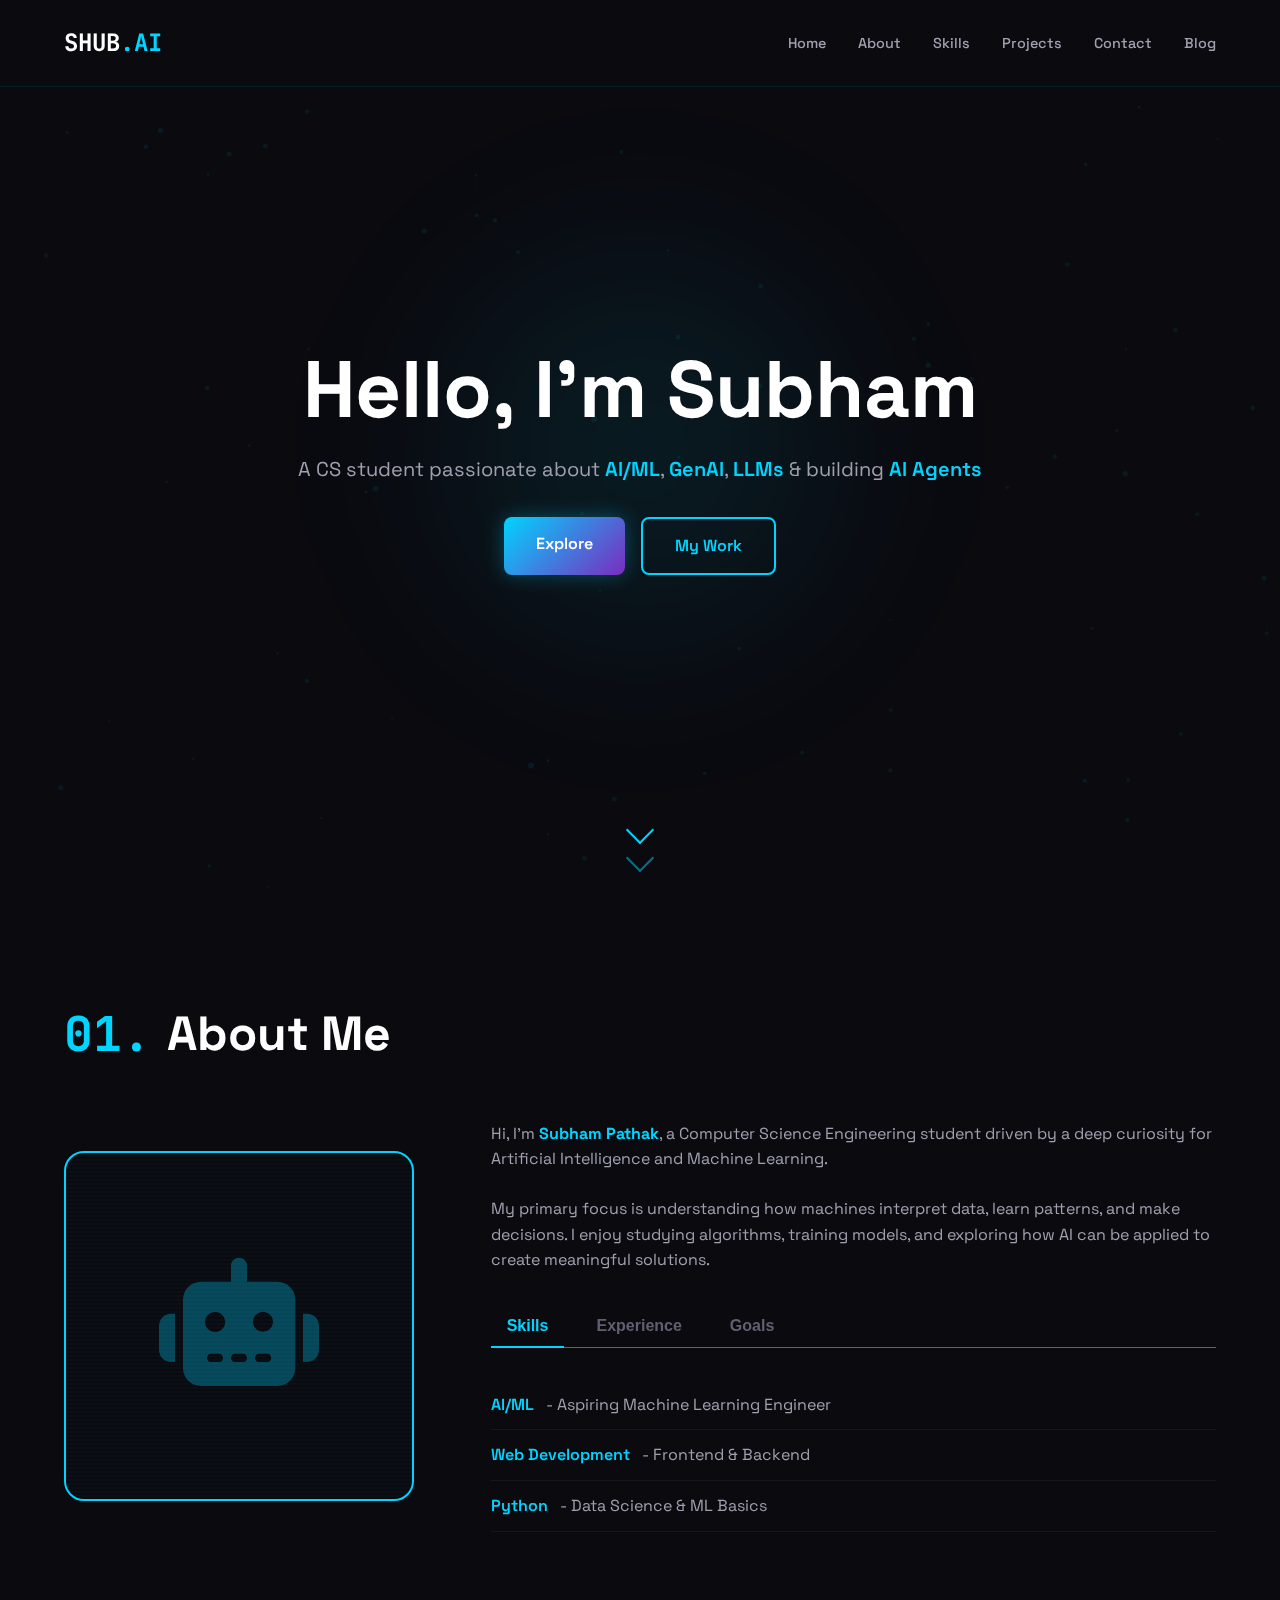
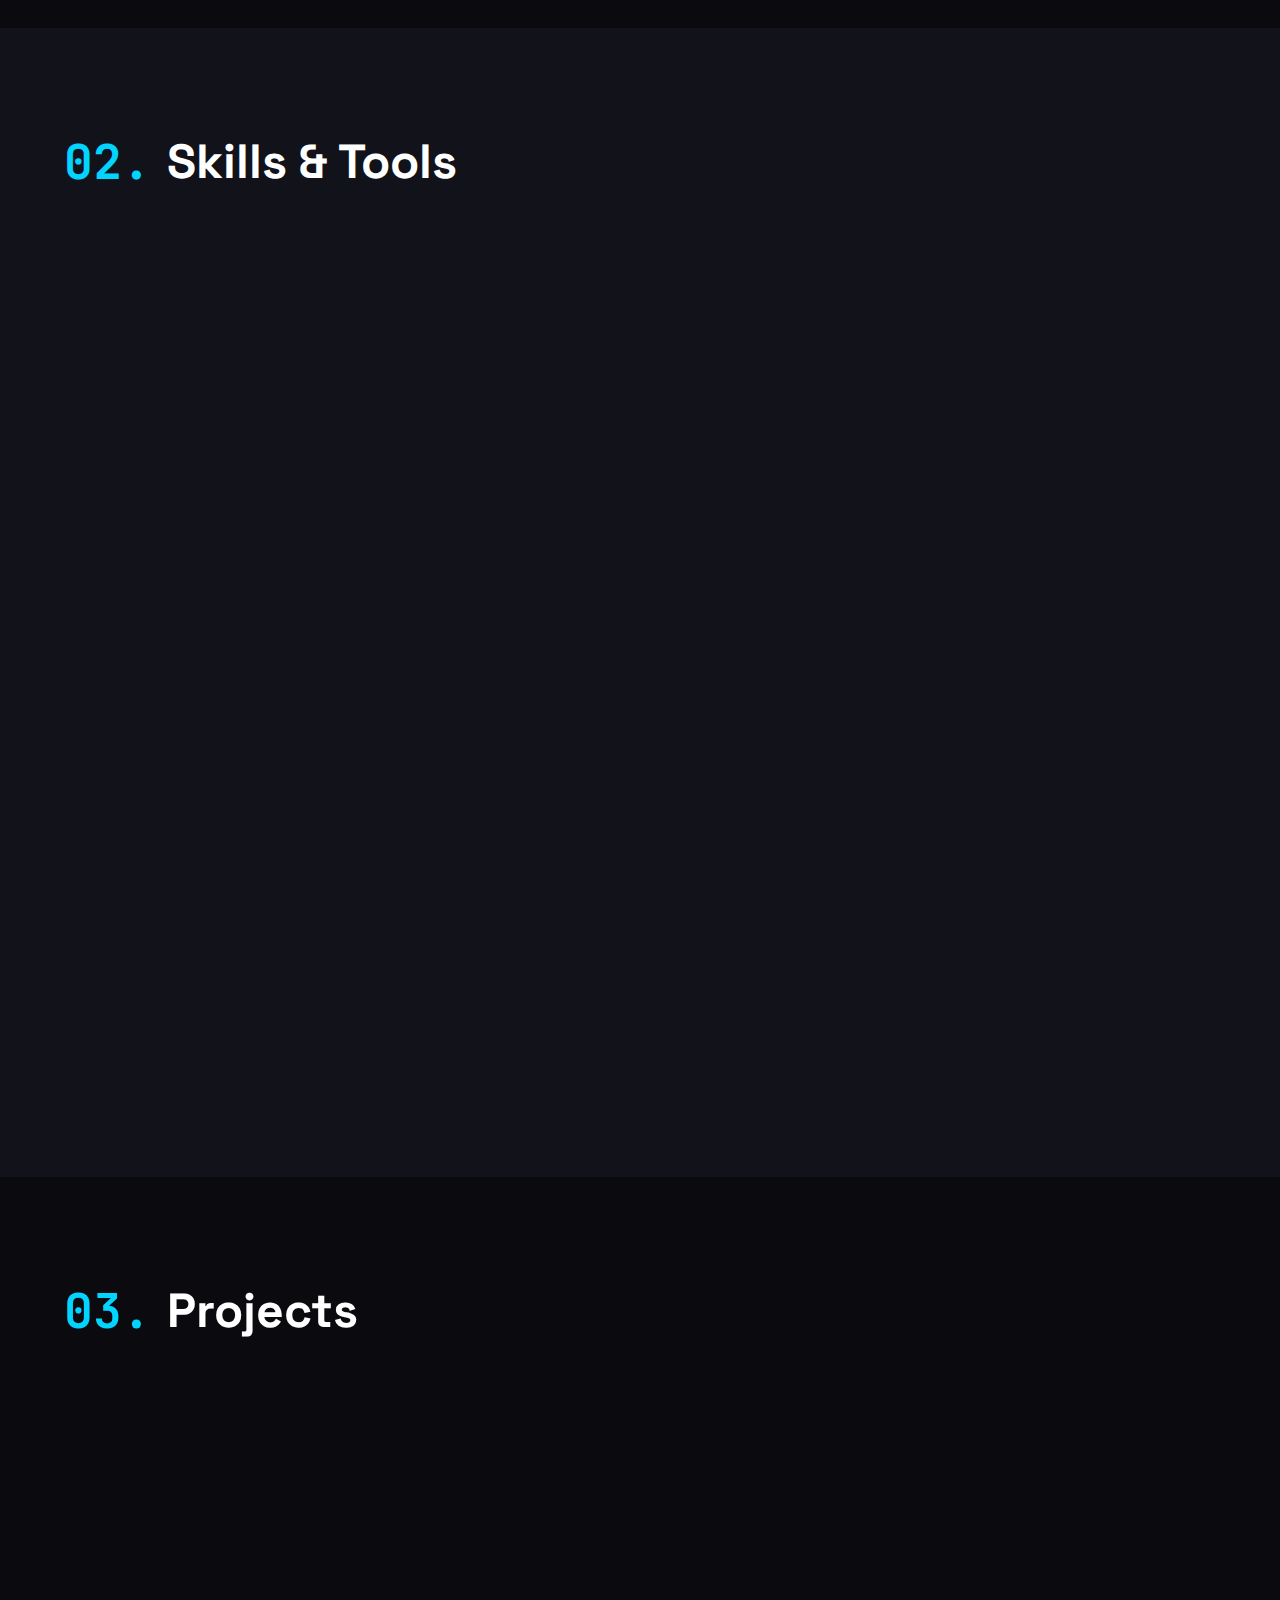
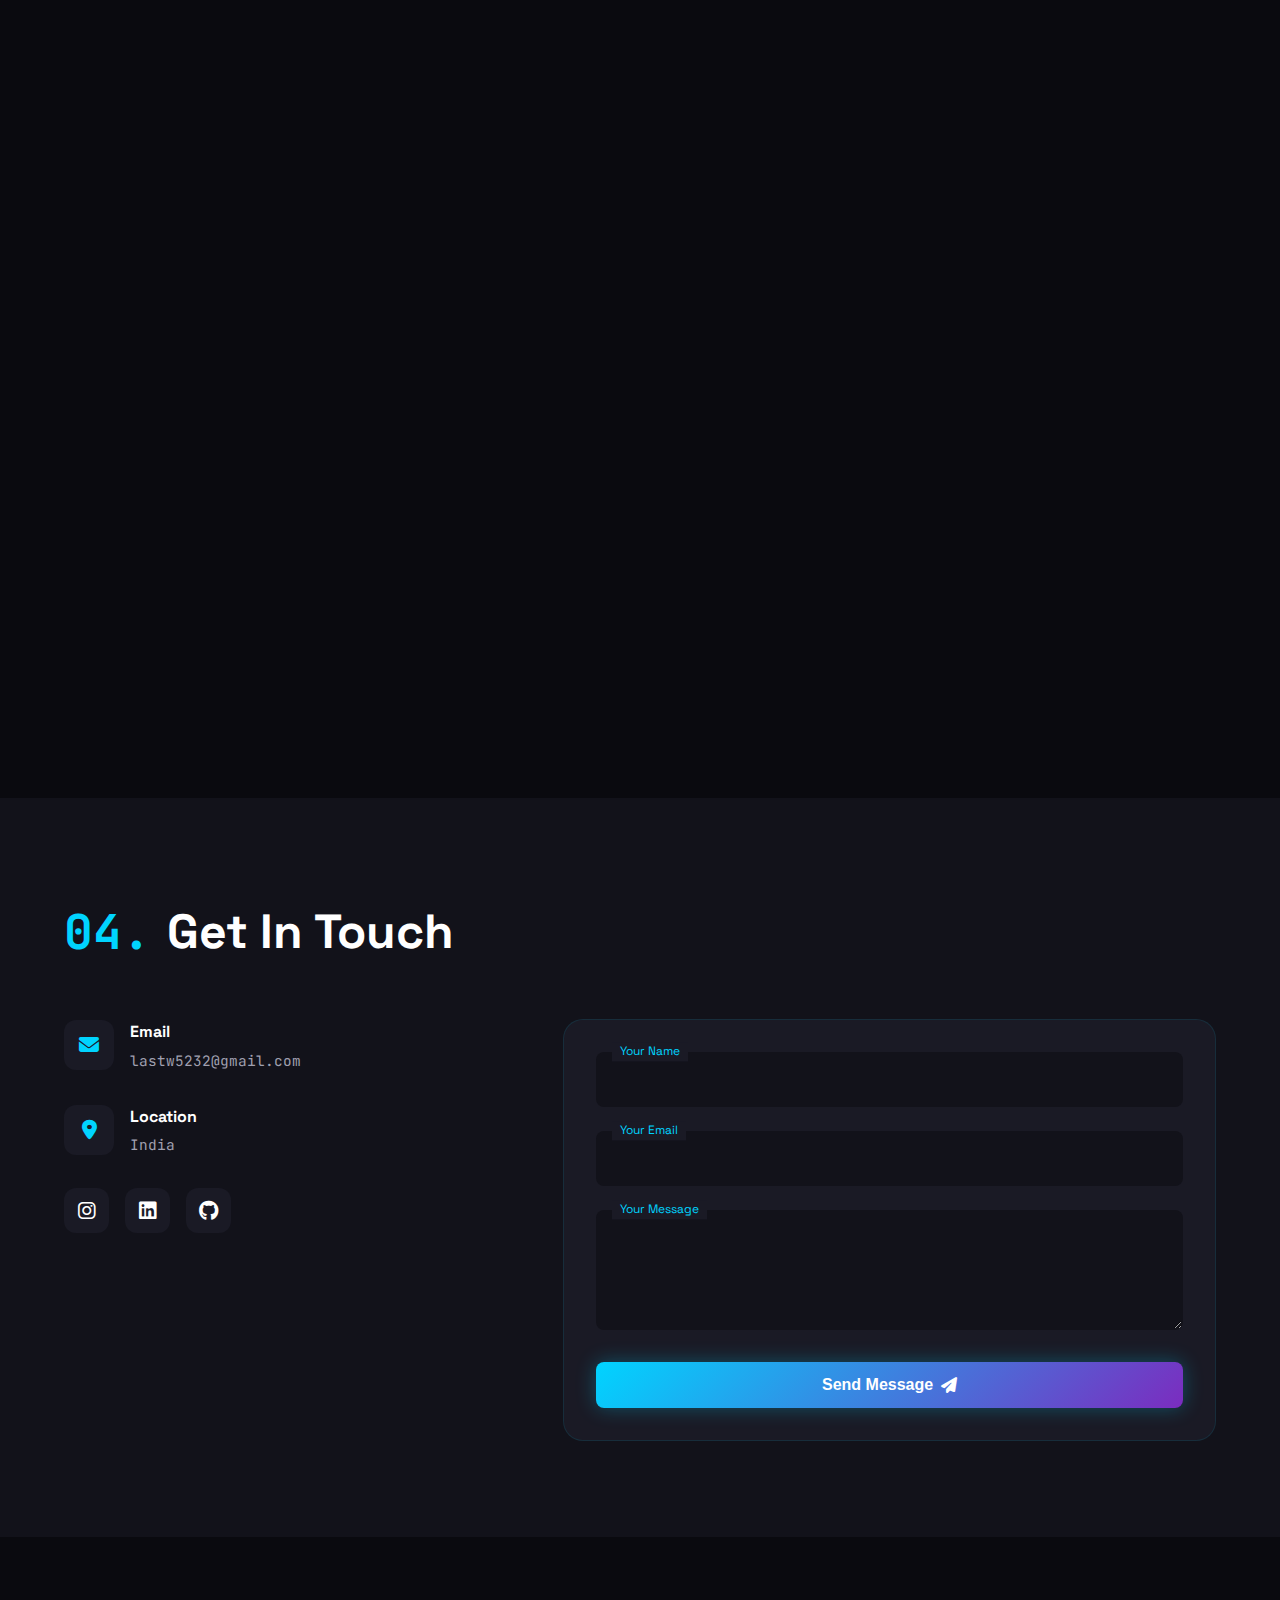
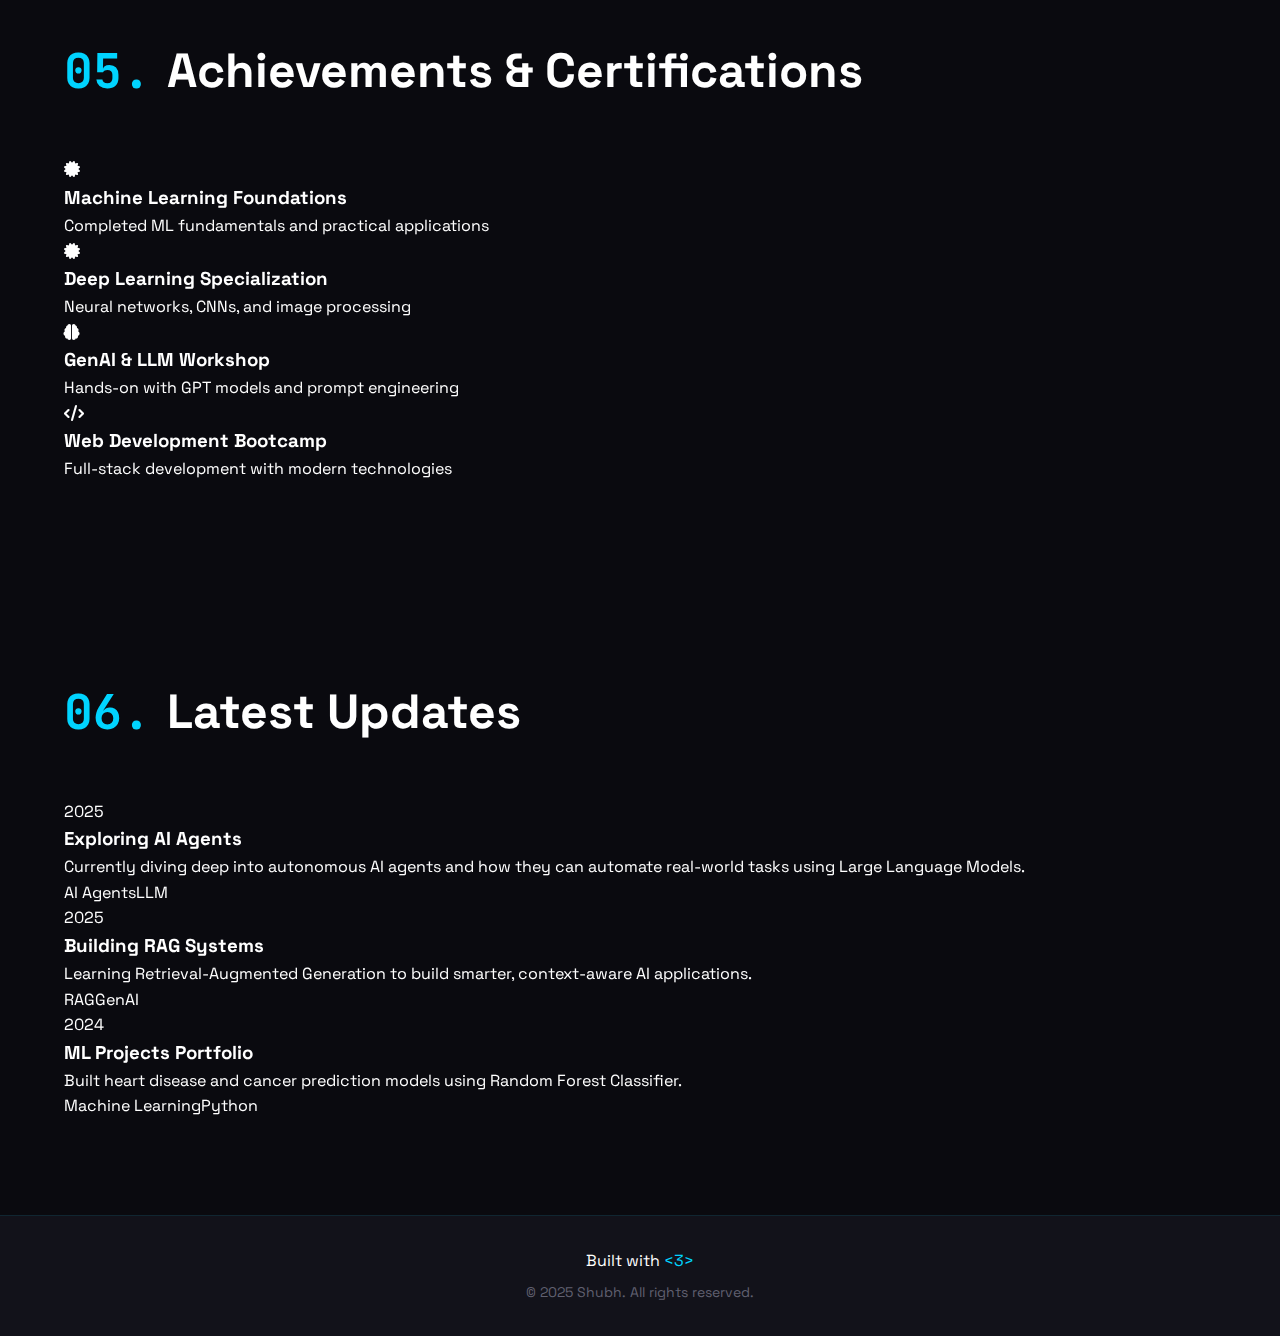
<file: index.html>
<!DOCTYPE html>
<html lang="en">
<head>
    <meta charset="UTF-8">
    <meta name="viewport" content="width=device-width, initial-scale=1.0">
    <title>Shubh | ML Engineer & Developer</title>
    <link rel="stylesheet" href="css/style.css">
    <link rel="stylesheet" href="https://cdnjs.cloudflare.com/ajax/libs/font-awesome/6.4.0/css/all.min.css">
</head>
<body>
    <canvas id="neural-canvas"></canvas>
    
    <nav class="navbar">
        <div class="nav-logo"><a href="index.html">SHUB<span class="accent">.AI</span></a></div>
        <ul class="nav-links">
            <li><a href="#home">Home</a></li>
            <li><a href="#about">About</a></li>
            <li><a href="#skills">Skills</a></li>
            <li><a href="#projects">Projects</a></li>
            <li><a href="#contact">Contact</a></li>
            <li><a href="#blog">Blog</a></li>
        </ul>
        <div class="menu-toggle">
            <span></span>
            <span></span>
            <span></span>
        </div>
    </nav>

    <section id="home" class="hero">
        <div class="hero-content">
            <div class="glitch-wrapper">
                <h1 class="glitch" data-text="Hello, I'm Subham">Hello, I'm Subham</h1>
            </div>
            <p class="typing-text">A CS student passionate about <span class="highlight">AI/ML</span>, <span class="highlight">GenAI</span>, <span class="highlight">LLMs</span> & building <span class="highlight">AI Agents</span></p>
            <div class="hero-buttons">
                <a href="#about" class="btn btn-primary">Explore</a>
                <a href="#projects" class="btn btn-outline">My Work</a>
            </div>
            <div class="scroll-indicator">
                <span></span>
                <span></span>
            </div>
        </div>
    </section>

    <section id="about" class="section">
        <div class="container">
            <h2 class="section-title"><span class="accent">01.</span> About Me</h2>
            <div class="about-grid">
                <div class="about-image">
                    <div class="image-frame">
                        <div class="matrix-overlay"></div>
                        <div class="placeholder-avatar">
                            <i class="fa-solid fa-robot"></i>
                        </div>
                    </div>
                </div>
                <div class="about-content">
                    <p>Hi, I'm <strong>Subham Pathak</strong>, a Computer Science Engineering student driven by a deep curiosity for Artificial Intelligence and Machine Learning.</p>
                    <p>My primary focus is understanding how machines interpret data, learn patterns, and make decisions. I enjoy studying algorithms, training models, and exploring how AI can be applied to create meaningful solutions.</p>
                    <div class="tabs">
                        <button class="tab-btn active" data-tab="skills">Skills</button>
                        <button class="tab-btn" data-tab="experience">Experience</button>
                        <button class="tab-btn" data-tab="goals">Goals</button>
                    </div>
                    <div class="tab-content active" id="skills">
                        <ul>
                            <li><span>AI/ML</span> - Aspiring Machine Learning Engineer</li>
                            <li><span>Web Development</span> - Frontend & Backend</li>
                            <li><span>Python</span> - Data Science & ML Basics</li>
                        </ul>
                    </div>
                    <div class="tab-content" id="experience">
                        <ul>
                            <li><span>ML Basics</span> - Learning algorithms & small projects</li>
                            <li><span>Backend</span> - Flask & API Building</li>
                            <li><span>Coding</span> - Daily practice & problem solving</li>
                        </ul>
                    </div>
                    <div class="tab-content" id="goals">
                        <ul>
                            <li><span>ML Engineer</span> - Build real-world ML models</li>
                            <li><span>GenAI Master</span> - LLMs & Deep Learning</li>
                            <li><span>Projects</span> - Create impactful AI solutions</li>
                        </ul>
                    </div>
                </div>
            </div>
        </div>
    </section>

    <section id="skills" class="section dark-section">
        <div class="container">
            <h2 class="section-title"><span class="accent">02.</span> Skills & Tools</h2>
            <div class="skills-grid">
                <div class="skill-card">
                    <div class="skill-icon"><i class="fa-brands fa-python"></i></div>
                    <h3>Python</h3>
                    <p>NumPy, Pandas, Scikit-learn, TensorFlow, PyTorch</p>
                    <div class="skill-bar"><div class="skill-progress" style="width: 80%"></div></div>
                </div>
                <div class="skill-card">
                    <div class="skill-icon"><i class="fa-solid fa-brain"></i></div>
                    <h3>Machine Learning</h3>
                    <p>Supervised & Unsupervised Learning, Random Forest</p>
                    <div class="skill-bar"><div class="skill-progress" style="width: 70%"></div></div>
                </div>
                <div class="skill-card">
                    <div class="skill-icon"><i class="fa-solid fa-network-wired"></i></div>
                    <h3>Deep Learning</h3>
                    <p>CNNs, Neural Networks, Image Processing</p>
                    <div class="skill-bar"><div class="skill-progress" style="width: 60%"></div></div>
                </div>
                <div class="skill-card">
                    <div class="skill-icon"><i class="fa-solid fa-robot"></i></div>
                    <h3>GenAI & LLMs</h3>
                    <p>GPT, Prompt Engineering, AI Agents</p>
                    <div class="skill-bar"><div class="skill-progress" style="width: 65%"></div></div>
                </div>
                <div class="skill-card">
                    <div class="skill-icon"><i class="fa-brands fa-html5"></i></div>
                    <h3>HTML & CSS</h3>
                    <p>Responsive Design, Flexbox, Grid, Animations</p>
                    <div class="skill-bar"><div class="skill-progress" style="width: 85%"></div></div>
                </div>
                <div class="skill-card">
                    <div class="skill-icon"><i class="fa-brands fa-js"></i></div>
                    <h3>JavaScript</h3>
                    <p>ES6+, DOM Manipulation, Canvas API</p>
                    <div class="skill-bar"><div class="skill-progress" style="width: 75%"></div></div>
                </div>
                <div class="skill-card">
                    <div class="skill-icon"><i class="fa-brands fa-react"></i></div>
                    <h3>React</h3>
                    <p>Components, Hooks, State Management</p>
                    <div class="skill-bar"><div class="skill-progress" style="width: 55%"></div></div>
                </div>
                <div class="skill-card">
                    <div class="skill-icon"><i class="fa-solid fa-server"></i></div>
                    <h3>Backend</h3>
                    <p>Flask, FastAPI, REST APIs, SQL</p>
                    <div class="skill-bar"><div class="skill-progress" style="width: 70%"></div></div>
                </div>
                <div class="skill-card">
                    <div class="skill-icon"><i class="fa-solid fa-database"></i></div>
                    <h3>Databases</h3>
                    <p>SQLite, MySQL, PostgreSQL, Database Design</p>
                    <div class="skill-bar"><div class="skill-progress" style="width: 65%"></div></div>
                </div>
                <div class="skill-card">
                    <div class="skill-icon"><i class="fa-solid fa-code-branch"></i></div>
                    <h3>Tools & Tech</h3>
                    <p>Git, GitHub, Linux, Jupyter Notebooks</p>
                    <div class="skill-bar"><div class="skill-progress" style="width: 75%"></div></div>
                </div>
                <div class="skill-card">
                    <div class="skill-icon"><i class="fa-solid fa-c"></i></div>
                    <h3>C Language</h3>
                    <p>Data Structures, Algorithms, Problem Solving</p>
                    <div class="skill-bar"><div class="skill-progress" style="width: 60%"></div></div>
                </div>
                <div class="skill-card">
                    <div class="skill-icon"><i class="fa-solid fa-microchip"></i></div>
                    <h3>Currently Learning</h3>
                    <p>Advanced LLMs, AI Agents, RAG Systems</p>
                    <div class="skill-bar"><div class="skill-progress" style="width: 50%"></div></div>
                </div>
            </div>
        </div>
    </section>

    <section id="projects" class="section">
        <div class="container">
            <h2 class="section-title"><span class="accent">03.</span> Projects</h2>
            <div class="projects-grid">
                <div class="project-card">
                    <div class="project-visual"><div class="neural-dots"></div><div class="project-overlay"><i class="fa-solid fa-heart-pulse"></i></div></div>
                    <div class="project-info">
                        <h3>Multi-Model Prediction Suite</h3>
                        <p>An integrated ML platform with heart disease and cancer prediction using Random Forest Classifier.</p>
                        <div class="project-tags">
                            <span>Python</span><span>ML</span><span>Flask</span>
                        </div>
                        <div style="display: flex; gap: 1rem; flex-wrap: wrap;">
                            <a href="pages/heart-disease.html" class="project-link"><i class="fa-solid fa-heart-pulse"></i> Heart</a>
                            <a href="pages/cancer.html" class="project-link"><i class="fa-solid fa-dna"></i> Cancer</a>
                        </div>
                    </div>
                </div>
                <div class="project-card">
                    <div class="project-visual"><div class="neural-dots"></div><div class="project-overlay"><i class="fa-solid fa-globe"></i></div></div>
                    <div class="project-info">
                        <h3>Portfolio Website</h3>
                        <p>A personal portfolio showcasing skills, projects, and contact functionality with modern design.</p>
                        <div class="project-tags">
                            <span>HTML</span><span>CSS</span><span>JS</span>
                        </div>
                        <a href="#" class="project-link">View Project <i class="fa-solid fa-arrow-right"></i></a>
                    </div>
                </div>
                <div class="project-card">
                    <div class="project-visual"><div class="neural-dots"></div><div class="project-overlay"><i class="fa-solid fa-comments"></i></div></div>
                    <div class="project-info">
                        <h3>AI Chatbot</h3>
                        <p>An intelligent chatbot powered by LLMs for answering questions and providing assistance.</p>
                        <div class="project-tags">
                            <span>GenAI</span><span>LLM</span><span>Python</span>
                        </div>
                        <a href="#" class="project-link">Coming Soon <i class="fa-solid fa-arrow-right"></i></a>
                    </div>
                </div>
                <div class="project-card">
                    <div class="project-visual"><div class="neural-dots"></div><div class="project-overlay"><i class="fa-solid fa-image"></i></div></div>
                    <div class="project-info">
                        <h3>Image Processing App</h3>
                        <p>Computer vision application for image classification and object detection.</p>
                        <div class="project-tags">
                            <span>OpenCV</span><span>TensorFlow</span><span>Deep Learning</span>
                        </div>
                        <a href="#" class="project-link">Coming Soon <i class="fa-solid fa-arrow-right"></i></a>
                    </div>
                </div>
                <div class="project-card">
                    <div class="project-visual"><div class="neural-dots"></div><div class="project-overlay"><i class="fa-solid fa-robot"></i></div></div>
                    <div class="project-info">
                        <h3>AI Agent System</h3>
                        <p>Autonomous AI agent capable of performing tasks and making decisions.</p>
                        <div class="project-tags">
                            <span>AI Agents</span><span>Automation</span><span>Python</span>
                        </div>
                        <a href="#" class="project-link">Coming Soon <i class="fa-solid fa-arrow-right"></i></a>
                    </div>
                </div>
                <div class="project-card coming">
                    <div class="project-visual"><i class="fa-solid fa-hourglass-half"></i></div>
                    <div class="project-info">
                        <h3>More Coming Soon</h3>
                        <p>Always working on exciting new AI projects...</p>
                    </div>
                </div>
            </div>
        </div>
    </section>

    <section id="contact" class="section dark-section">
        <div class="container">
            <h2 class="section-title"><span class="accent">04.</span> Get In Touch</h2>
            <div class="contact-grid">
                <div class="contact-info">
                    <div class="contact-item">
                        <i class="fa-solid fa-envelope"></i>
                        <div><h4>Email</h4><p>lastw5232@gmail.com</p></div>
                    </div>
                    <div class="contact-item">
                        <i class="fa-solid fa-location-dot"></i>
                        <div><h4>Location</h4><p>India</p></div>
                    </div>
                    <div class="social-links">
                        <a href="https://www.instagram.com/s_ubhqm/" target="_blank" rel="noopener noreferrer" title="Instagram"><i class="fa-brands fa-instagram"></i></a>
                        <a href="https://www.linkedin.com/in/subhampathak/" target="_blank" rel="noopener noreferrer" title="LinkedIn"><i class="fa-brands fa-linkedin"></i></a>
                        <a href="https://github.com/itzsubham2006" target="_blank" rel="noopener noreferrer" title="GitHub"><i class="fa-brands fa-github"></i></a>
                    </div>
                </div>
                <form class="contact-form" id="feedbackForm">
                    <div class="form-group">
                        <input type="text" id="username" required>
                        <label for="username">Your Name</label>
                    </div>
                    <div class="form-group">
                        <input type="email" id="email" required>
                        <label for="email">Your Email</label>
                    </div>
                    <div class="form-group">
                        <textarea id="message" required></textarea>
                        <label for="message">Your Message</label>
                    </div>
                    <button type="submit" class="btn btn-primary"><span>Send Message</span><i class="fa-solid fa-paper-plane"></i></button>
                </form>
            </div>
        </div>
    </section>

    <section id="achievements" class="section">
        <div class="container">
            <h2 class="section-title"><span class="accent">05.</span> Achievements & Certifications</h2>
            <div class="achievements-grid">
                <div class="achievement-card">
                    <i class="fa-solid fa-certificate"></i>
                    <div>
                        <h3>Machine Learning Foundations</h3>
                        <p>Completed ML fundamentals and practical applications</p>
                    </div>
                </div>
                <div class="achievement-card">
                    <i class="fa-solid fa-certificate"></i>
                    <div>
                        <h3>Deep Learning Specialization</h3>
                        <p>Neural networks, CNNs, and image processing</p>
                    </div>
                </div>
                <div class="achievement-card">
                    <i class="fa-solid fa-brain"></i>
                    <div>
                        <h3>GenAI & LLM Workshop</h3>
                        <p>Hands-on with GPT models and prompt engineering</p>
                    </div>
                </div>
                <div class="achievement-card">
                    <i class="fa-solid fa-code"></i>
                    <div>
                        <h3>Web Development Bootcamp</h3>
                        <p>Full-stack development with modern technologies</p>
                    </div>
                </div>
            </div>
        </div>
    </section>

    <section id="blog" class="section">
        <div class="container">
            <h2 class="section-title"><span class="accent">06.</span> Latest Updates</h2>
            <div class="blog-grid">
                <div class="blog-card">
                    <div class="blog-date">2025</div>
                    <div class="blog-content">
                        <h3>Exploring AI Agents</h3>
                        <p>Currently diving deep into autonomous AI agents and how they can automate real-world tasks using Large Language Models.</p>
                        <div class="blog-tags">
                            <span>AI Agents</span><span>LLM</span>
                        </div>
                    </div>
                </div>
                <div class="blog-card">
                    <div class="blog-date">2025</div>
                    <div class="blog-content">
                        <h3>Building RAG Systems</h3>
                        <p>Learning Retrieval-Augmented Generation to build smarter, context-aware AI applications.</p>
                        <div class="blog-tags">
                            <span>RAG</span><span>GenAI</span>
                        </div>
                    </div>
                </div>
                <div class="blog-card">
                    <div class="blog-date">2024</div>
                    <div class="blog-content">
                        <h3>ML Projects Portfolio</h3>
                        <p>Built heart disease and cancer prediction models using Random Forest Classifier.</p>
                        <div class="blog-tags">
                            <span>Machine Learning</span><span>Python</span>
                        </div>
                    </div>
                </div>
            </div>
        </div>
    </section>

    <footer>
        <div class="footer-content">
            <p>Built with <span class="accent">&lt;3&gt;</span></p>
            <p class="copyright">© 2025 Shubh. All rights reserved.</p>
        </div>
    </footer>

    <script src="js/script.js"></script>
</body>
</html>
</file>
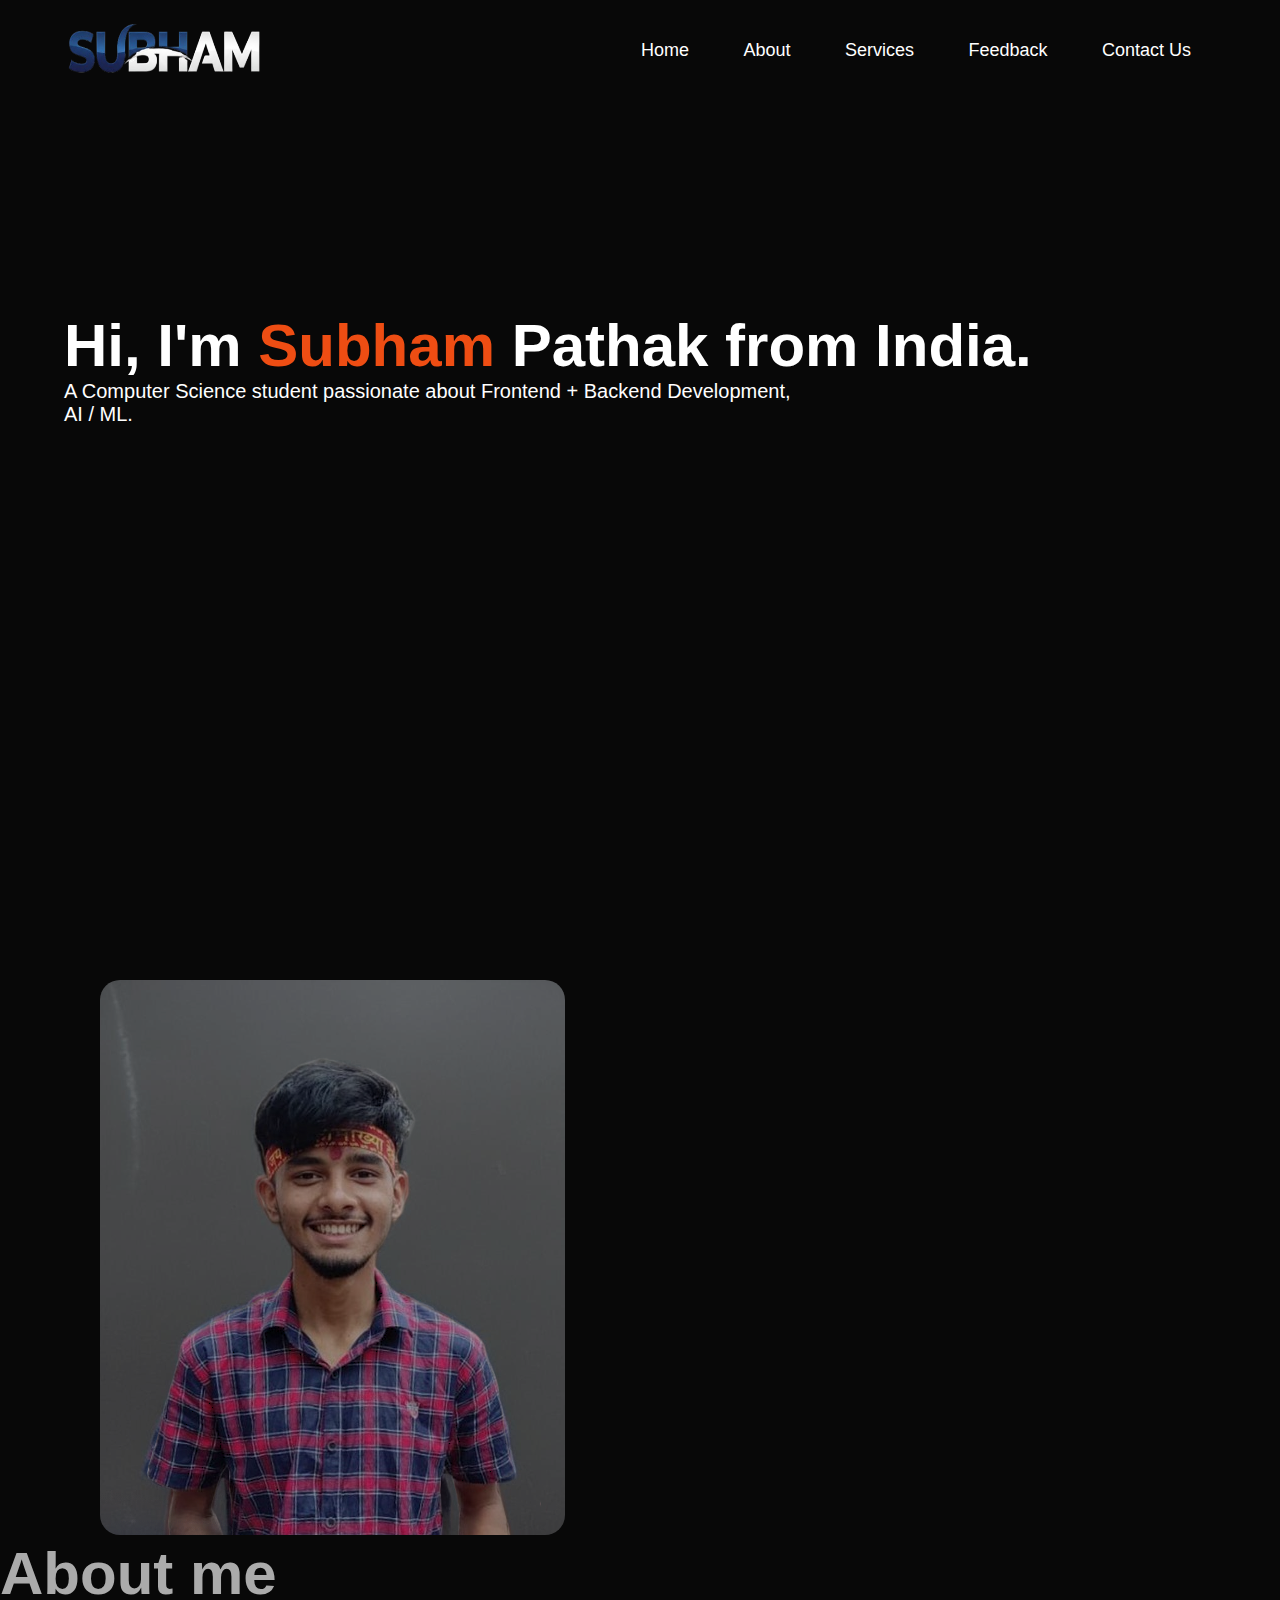
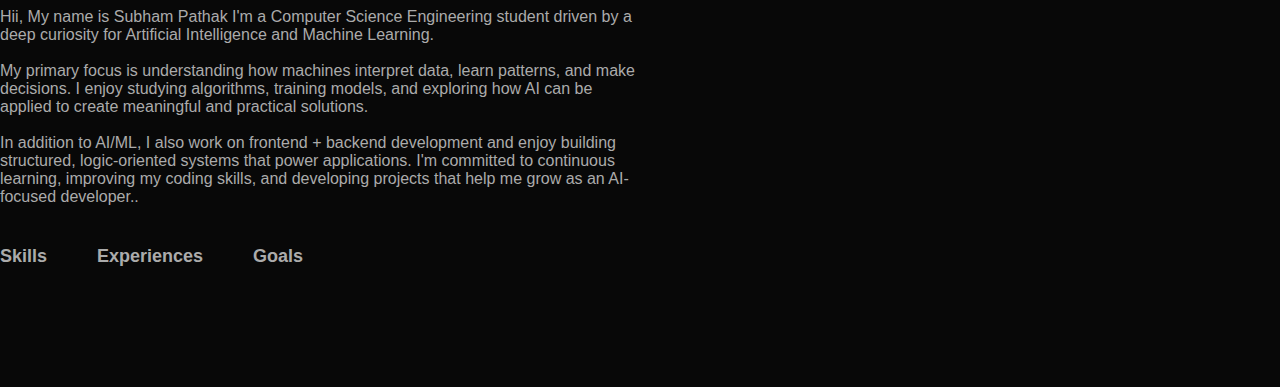
<file: Portfolio/index.html>
<!DOCTYPE html>
<html lang="en">
<head>
    <meta charset="UTF-8">
    <meta name="viewport" content="width=device-width, initial-scale=1.0">
    <title>Port_Folio</title>
    <link rel="stylesheet" href="./Static/CSS/style.css">
</head>
<body>
    <div id="header">
        <div class="container">
            <nav>
                <img src="Static/Images/logo2.png" class="logo">
                <ul>    
                    <li><a href="#">Home</a></li>
                    <li><a href="#">About</a></li>
                    <li><a href="#">Services</a></li>
                    <li><a href="#">Feedback</a></li>
                    <li><a href="#">Contact Us</a></li>
                       
                </ul>
            </nav>
            <div class="header_text">
                <h1>Hi, I'm <span>Subham</span> Pathak from India.</h1>
                <p>A Computer Science student passionate about Frontend + Backend Development, <br> AI / ML.</p>
               
            </div>
        </div>
    </div>

    <!-- ----------about----------- -->

    <div id="about">
        <div class="container2">
            <div class="row">
                <div class="col-1">
                    <img src="Static\Images\me.png">
                </div>
                <div class="col-2">
                    <h1>About me</h1>

                    <p>Hii, My name is Subham Pathak I'm a Computer Science Engineering student driven by a deep curiosity for Artificial Intelligence and Machine Learning. <br><br> My primary focus is understanding how machines interpret data, learn patterns, and make decisions. I enjoy studying algorithms, training models, and exploring how AI can be applied to create meaningful and practical solutions. <br><br>
                    In addition to AI/ML, I also work on frontend + backend development and enjoy building structured, logic-oriented systems that power applications. I'm committed to continuous learning, improving my coding skills, and developing projects that help me grow as an AI-focused developer..</p>

                    <div class="about-skills">
                        <p class="links skill1 active-link" onclick="opentab('skills', event)">Skills</p>
                        <p class="links" onclick="opentab('experience', event)">Experiences</p>
                        <p class="links" onclick="opentab('goal', event)">Goals</p> 
                    </div>
                    <div class="contents active-tab" id="skills">
                        <ul>
                            <li><span>AI/ML Student</span><br>Aspiring Machine Learning Engineer. <br></li>
                            <li><span>Web Development</span><br>Designing Webpages.<br>
                            </li>
                            <li><span>Linux</span><br>Comfortable with terminals, commands, and system workflows.<br></li>
                        </ul>
                    </div>
                    <div class="contents" id="experience">
                        <ul>
                            <li><span>ML Basics</span><br>Learning Python, ML concepts and small projects.<br></li>
                            <li><span>Backend Development</span><br>Exploring Flask and API Building.<br>
                            </li>
                            <li><span>Coding Practices</span><br>Improving logic through daily coding.<br></li>
                        </ul>
                    </div>
                    <div class="contents" id="goal">
                        <ul>
                            <li><span>AI/ML Engineer</span><br>Build real-world ML models.<br></li>
                            <li><span>Master the ML Stack</span><br>From data preprocessing to model deployment.<br>
                            </li>
                            <li><span>Projects</span><br>Create impactful AI/ML projects.<br></li>
                        </ul>
                    </div>
                </div>
            </div>
            
    </div>

    <script src="Static/JS/script.js"></script>
</body>
</html>
</file>
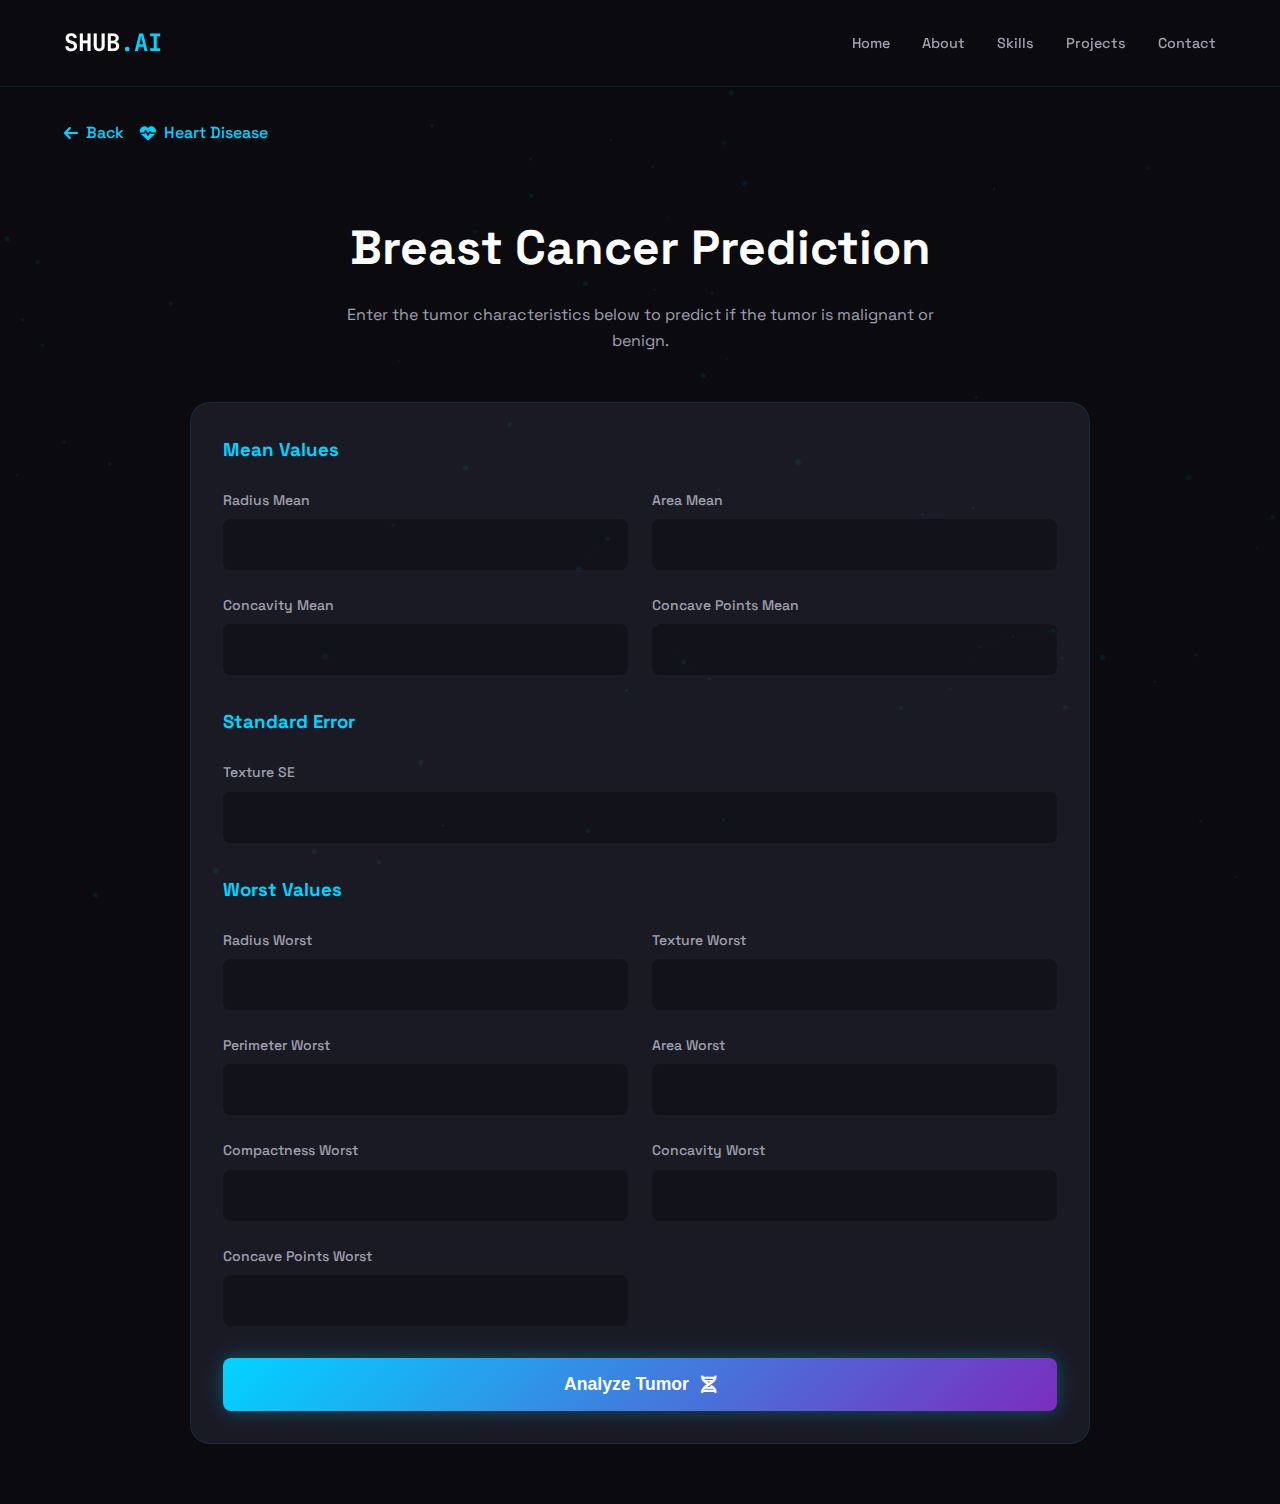
<file: pages/cancer.html>
<!DOCTYPE html>
<html lang="en">
<head>
    <meta charset="UTF-8">
    <meta name="viewport" content="width=device-width, initial-scale=1.0">
    <title>Cancer Prediction | ML System</title>
    <link rel="stylesheet" href="../css/style.css">
    <link rel="stylesheet" href="https://cdnjs.cloudflare.com/ajax/libs/font-awesome/6.4.0/css/all.min.css">
    <style>
        .prediction-page { padding: 120px 5% 60px; min-height: 100vh; }
        .prediction-header { text-align: center; margin-bottom: 3rem; }
        .prediction-header h1 { font-size: clamp(2rem, 5vw, 3rem); margin-bottom: 1rem; }
        .prediction-header p { color: var(--text-secondary); max-width: 600px; margin: 0 auto; }
        .prediction-form {
            max-width: 900px;
            margin: 0 auto;
            background: var(--bg-tertiary);
            padding: 2rem;
            border-radius: 20px;
            border: 1px solid rgba(0, 212, 255, 0.1);
        }
        .input-grid {
            display: grid;
            grid-template-columns: repeat(auto-fit, minmax(280px, 1fr));
            gap: 1.5rem;
            margin-bottom: 2rem;
        }
        .input-group { display: flex; flex-direction: column; gap: 0.5rem; }
        .input-group label { font-size: 0.875rem; color: var(--text-secondary); font-weight: 500; }
        .input-group input {
            padding: 0.875rem 1rem;
            background: var(--bg-secondary);
            border: 1px solid transparent;
            border-radius: 8px;
            color: var(--text-primary);
            font-size: 1rem;
            font-family: var(--font-mono);
            transition: all 0.3s ease;
        }
        .input-group input:focus { outline: none; border-color: var(--accent); box-shadow: var(--glow); }
        .input-group small { font-size: 0.75rem; color: var(--text-muted); }
        .prediction-form h3 { margin-bottom: 1.5rem; color: var(--accent); }
        .predict-btn {
            width: 100%;
            padding: 1rem 2rem;
            font-size: 1.1rem;
            display: flex;
            align-items: center;
            justify-content: center;
            gap: 0.75rem;
        }
        .result-display {
            display: none;
            text-align: center;
            padding: 3rem;
            margin-top: 2rem;
            border-radius: 20px;
            animation: fadeIn 0.5s ease;
        }
        .result-display.show { display: block; }
        .result-display.malignant { background: rgba(255, 68, 68, 0.1); border: 2px solid #ff4444; }
        .result-display.benign { background: rgba(0, 255, 136, 0.1); border: 2px solid #00ff88; }
        .result-icon { font-size: 4rem; margin-bottom: 1rem; }
        .result-display.malignant .result-icon { color: #ff4444; }
        .result-display.benign .result-icon { color: #00ff88; }
        .result-display h2 { font-size: 1.5rem; margin-bottom: 0.5rem; }
        .result-display p { color: var(--text-secondary); }
        .back-link {
            display: inline-flex;
            align-items: center;
            gap: 0.5rem;
            color: var(--accent);
            text-decoration: none;
            margin-bottom: 2rem;
            font-weight: 500;
        }
        .back-link:hover { gap: 0.75rem; }
        .loading { display: none; text-align: center; padding: 2rem; }
        .loading.show { display: block; }
        .loading-spinner {
            width: 50px; height: 50px;
            border: 3px solid var(--bg-secondary);
            border-top-color: var(--accent);
            border-radius: 50%;
            animation: spin 1s linear infinite;
            margin: 0 auto 1rem;
        }
        @keyframes spin { to { transform: rotate(360deg); } }
    </style>
</head>
<body>
    <canvas id="neural-canvas"></canvas>
    
    <nav class="navbar">
        <div class="nav-logo"><a href="../index.html">SHUB<span class="accent">.AI</span></a></div>
        <ul class="nav-links">
            <li><a href="../index.html#home">Home</a></li>
            <li><a href="../index.html#about">About</a></li>
            <li><a href="../index.html#skills">Skills</a></li>
            <li><a href="../index.html#projects">Projects</a></li>
            <li><a href="../index.html#contact">Contact</a></li>
        </ul>
        <div class="menu-toggle"><span></span><span></span><span></span></div>
    </nav>

    <section class="prediction-page">
        <div style="display: flex; gap: 1rem; flex-wrap: wrap; margin-bottom: 2rem;">
            <a href="../index.html#projects" class="back-link"><i class="fa-solid fa-arrow-left"></i> Back</a>
            <a href="heart-disease.html" class="back-link"><i class="fa-solid fa-heart-pulse"></i> Heart Disease</a>
        </div>
        
        <div class="prediction-header">
            <h1>Breast Cancer Prediction</h1>
            <p>Enter the tumor characteristics below to predict if the tumor is malignant or benign.</p>
        </div>

        <form class="prediction-form" id="cancerForm">
            <h3>Mean Values</h3>
            <div class="input-grid">
                <div class="input-group">
                    <label for="radius_mean">Radius Mean</label>
                    <input type="number" id="radius_mean" required step="0.01" min="0">
                </div>
                <div class="input-group">
                    <label for="area_mean">Area Mean</label>
                    <input type="number" id="area_mean" required step="0.01" min="0">
                </div>
                <div class="input-group">
                    <label for="concavity_mean">Concavity Mean</label>
                    <input type="number" id="concavity_mean" required step="0.01" min="0">
                </div>
                <div class="input-group">
                    <label for="concave_points_mean">Concave Points Mean</label>
                    <input type="number" id="concave_points_mean" required step="0.01" min="0">
                </div>
            </div>
            
            <h3>Standard Error</h3>
            <div class="input-grid">
                <div class="input-group">
                    <label for="texture_se">Texture SE</label>
                    <input type="number" id="texture_se" required step="0.01" min="0">
                </div>
            </div>
            
            <h3>Worst Values</h3>
            <div class="input-grid">
                <div class="input-group">
                    <label for="radius_worst">Radius Worst</label>
                    <input type="number" id="radius_worst" required step="0.01" min="0">
                </div>
                <div class="input-group">
                    <label for="texture_worst">Texture Worst</label>
                    <input type="number" id="texture_worst" required step="0.01" min="0">
                </div>
                <div class="input-group">
                    <label for="perimeter_worst">Perimeter Worst</label>
                    <input type="number" id="perimeter_worst" required step="0.01" min="0">
                </div>
                <div class="input-group">
                    <label for="area_worst">Area Worst</label>
                    <input type="number" id="area_worst" required step="0.01" min="0">
                </div>
                <div class="input-group">
                    <label for="compactness_worst">Compactness Worst</label>
                    <input type="number" id="compactness_worst" required step="0.01" min="0">
                </div>
                <div class="input-group">
                    <label for="concavity_worst">Concavity Worst</label>
                    <input type="number" id="concavity_worst" required step="0.01" min="0">
                </div>
                <div class="input-group">
                    <label for="concave_points_worst">Concave Points Worst</label>
                    <input type="number" id="concave_points_worst" required step="0.01" min="0">
                </div>
            </div>

            <button type="submit" class="btn btn-primary predict-btn">
                <span>Analyze Tumor</span>
                <i class="fa-solid fa-dna"></i>
            </button>
        </form>

        <div class="loading" id="loading">
            <div class="loading-spinner"></div>
            <p>Running ML analysis...</p>
        </div>

        <div class="result-display" id="result">
            <div class="result-icon"><i class="fa-solid fa-dna"></i></div>
            <h2 id="resultTitle"></h2>
            <p id="resultText"></p>
        </div>
    </section>

    <script src="../js/script.js"></script>
    <script>
        const cancerForm = document.getElementById('cancerForm');
        const loading = document.getElementById('loading');
        const result = document.getElementById('result');
        const resultTitle = document.getElementById('resultTitle');
        const resultText = document.getElementById('resultText');

        function getFormData() {
            return {
                radius_mean: parseFloat(document.getElementById('radius_mean').value),
                area_mean: parseFloat(document.getElementById('area_mean').value),
                concavity_mean: parseFloat(document.getElementById('concavity_mean').value),
                concave_points_mean: parseFloat(document.getElementById('concave_points_mean').value),
                texture_se: parseFloat(document.getElementById('texture_se').value),
                radius_worst: parseFloat(document.getElementById('radius_worst').value),
                texture_worst: parseFloat(document.getElementById('texture_worst').value),
                perimeter_worst: parseFloat(document.getElementById('perimeter_worst').value),
                area_worst: parseFloat(document.getElementById('area_worst').value),
                compactness_worst: parseFloat(document.getElementById('compactness_worst').value),
                concavity_worst: parseFloat(document.getElementById('concavity_worst').value),
                concave_points_worst: parseFloat(document.getElementById('concave_points_worst').value)
            };
        }

        function simulatePrediction(data) {
            let riskScore = 0;
            if (data.radius_mean > 15) riskScore += 2;
            if (data.area_mean > 600) riskScore += 2;
            if (data.concavity_mean > 0.1) riskScore += 2;
            if (data.concave_points_mean > 0.05) riskScore += 2;
            if (data.radius_worst > 20) riskScore += 2;
            if (data.area_worst > 800) riskScore += 2;
            if (data.concavity_worst > 0.2) riskScore += 2;
            if (data.concave_points_worst > 0.1) riskScore += 1;
            return riskScore > 6;
        }

        if (cancerForm) {
            cancerForm.addEventListener('submit', (e) => {
                e.preventDefault();
                cancerForm.style.display = 'none';
                loading.classList.add('show');
                
                const data = getFormData();
                
                setTimeout(() => {
                    loading.classList.remove('show');
                    const isMalignant = simulatePrediction(data);
                    
                    if (isMalignant) {
                        result.className = 'result-display malignant';
                        resultTitle.textContent = 'Malignant - Cancer Positive';
                        resultText.textContent = 'The analysis suggests the tumor may be malignant. Please consult an oncologist.';
                    } else {
                        result.className = 'result-display benign';
                        resultTitle.textContent = 'Benign - No Cancer Detected';
                        resultText.textContent = 'The analysis suggests the tumor is likely benign. Continue regular checkups.';
                    }
                    result.classList.add('show');
                }, 2000);
            });
        }
    </script>
</body>
</html>
</file>
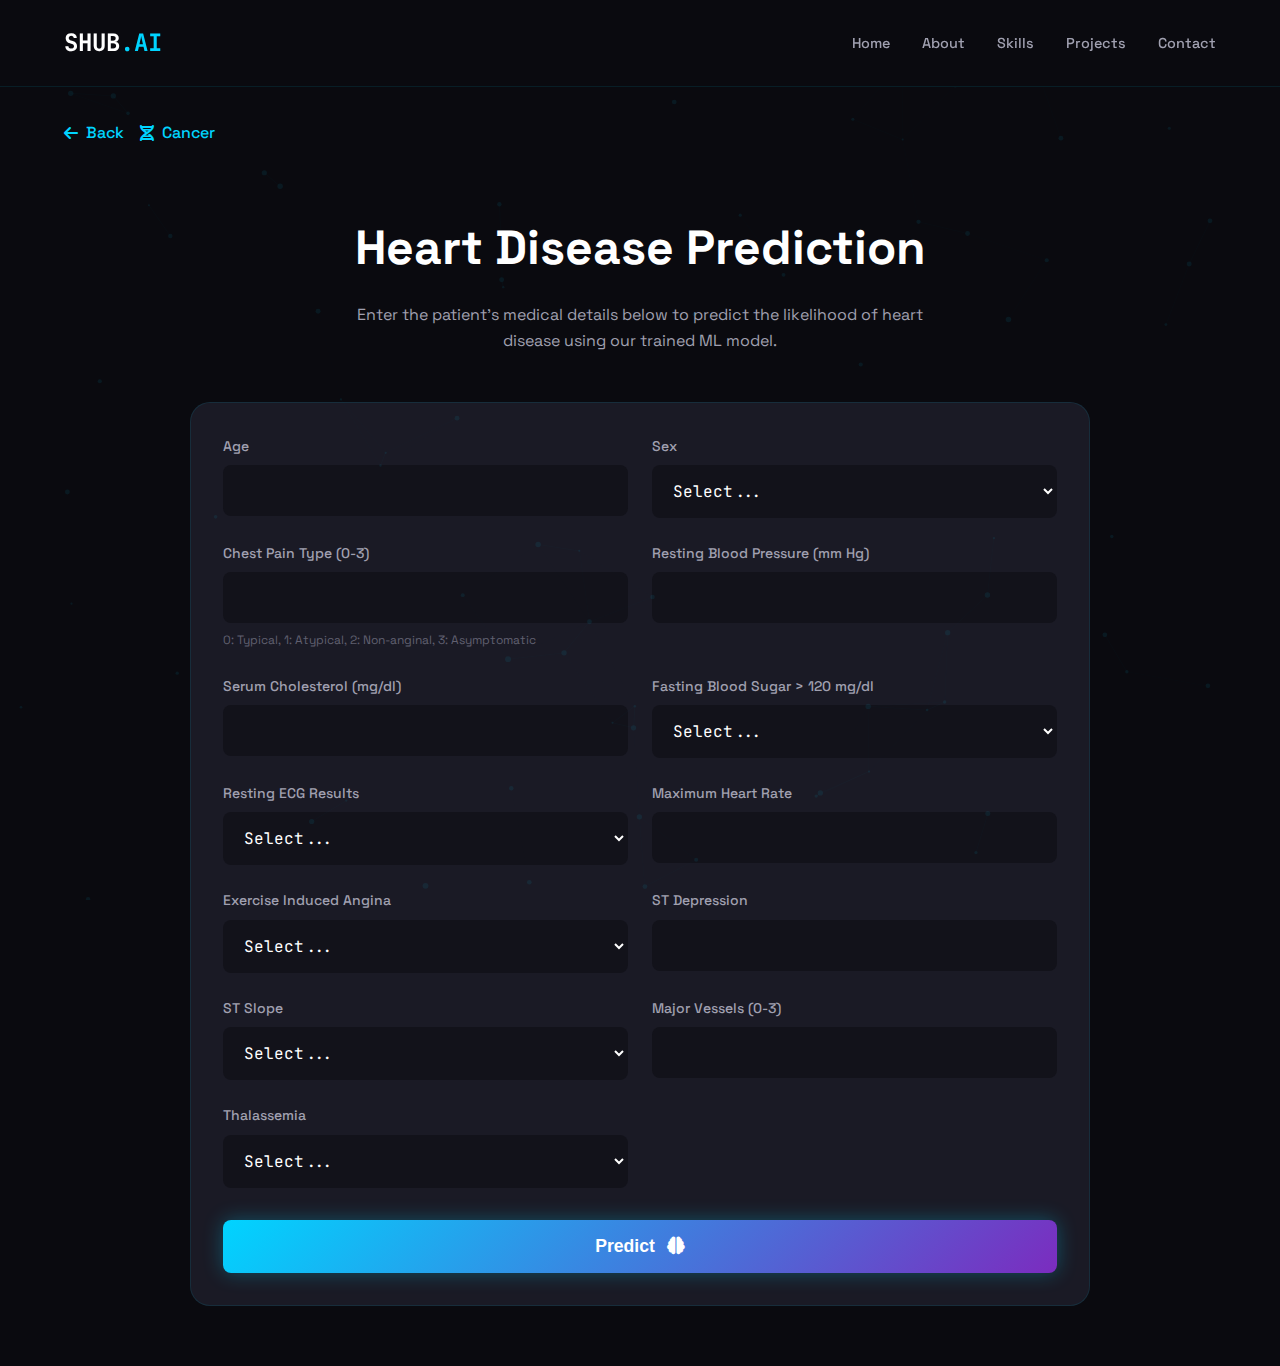
<file: pages/heart-disease.html>
<!DOCTYPE html>
<html lang="en">
<head>
    <meta charset="UTF-8">
    <meta name="viewport" content="width=device-width, initial-scale=1.0">
    <title>Heart Disease Prediction | ML System</title>
    <link rel="stylesheet" href="../css/style.css">
    <link rel="stylesheet" href="https://cdnjs.cloudflare.com/ajax/libs/font-awesome/6.4.0/css/all.min.css">
    <style>
        .prediction-page { padding: 120px 5% 60px; min-height: 100vh; }
        .prediction-header { text-align: center; margin-bottom: 3rem; }
        .prediction-header h1 { font-size: clamp(2rem, 5vw, 3rem); margin-bottom: 1rem; }
        .prediction-header p { color: var(--text-secondary); max-width: 600px; margin: 0 auto; }
        .prediction-form {
            max-width: 900px;
            margin: 0 auto;
            background: var(--bg-tertiary);
            padding: 2rem;
            border-radius: 20px;
            border: 1px solid rgba(0, 212, 255, 0.1);
        }
        .input-grid {
            display: grid;
            grid-template-columns: repeat(auto-fit, minmax(280px, 1fr));
            gap: 1.5rem;
            margin-bottom: 2rem;
        }
        .input-group { display: flex; flex-direction: column; gap: 0.5rem; }
        .input-group label { font-size: 0.875rem; color: var(--text-secondary); font-weight: 500; }
        .input-group input,
        .input-group select {
            padding: 0.875rem 1rem;
            background: var(--bg-secondary);
            border: 1px solid transparent;
            border-radius: 8px;
            color: var(--text-primary);
            font-size: 1rem;
            font-family: var(--font-mono);
            transition: all 0.3s ease;
        }
        .input-group input:focus,
        .input-group select:focus { outline: none; border-color: var(--accent); box-shadow: var(--glow); }
        .input-group small { font-size: 0.75rem; color: var(--text-muted); }
        .predict-btn {
            width: 100%;
            padding: 1rem 2rem;
            font-size: 1.1rem;
            display: flex;
            align-items: center;
            justify-content: center;
            gap: 0.75rem;
        }
        .result-display {
            display: none;
            text-align: center;
            padding: 3rem;
            margin-top: 2rem;
            border-radius: 20px;
            animation: fadeIn 0.5s ease;
        }
        .result-display.show { display: block; }
        .result-display.safe { background: rgba(0, 255, 136, 0.1); border: 2px solid #00ff88; }
        .result-display.danger { background: rgba(255, 68, 68, 0.1); border: 2px solid #ff4444; }
        .result-icon { font-size: 4rem; margin-bottom: 1rem; }
        .result-display.safe .result-icon { color: #00ff88; }
        .result-display.danger .result-icon { color: #ff4444; }
        .result-display h2 { font-size: 1.5rem; margin-bottom: 0.5rem; }
        .result-display p { color: var(--text-secondary); }
        .back-link {
            display: inline-flex;
            align-items: center;
            gap: 0.5rem;
            color: var(--accent);
            text-decoration: none;
            margin-bottom: 2rem;
            font-weight: 500;
        }
        .back-link:hover { gap: 0.75rem; }
        .loading { display: none; text-align: center; padding: 2rem; }
        .loading.show { display: block; }
        .loading-spinner {
            width: 50px; height: 50px;
            border: 3px solid var(--bg-secondary);
            border-top-color: var(--accent);
            border-radius: 50%;
            animation: spin 1s linear infinite;
            margin: 0 auto 1rem;
        }
        @keyframes spin { to { transform: rotate(360deg); } }
    </style>
</head>
<body>
    <canvas id="neural-canvas"></canvas>
    
    <nav class="navbar">
        <div class="nav-logo"><a href="../index.html">SHUB<span class="accent">.AI</span></a></div>
        <ul class="nav-links">
            <li><a href="../index.html#home">Home</a></li>
            <li><a href="../index.html#about">About</a></li>
            <li><a href="../index.html#skills">Skills</a></li>
            <li><a href="../index.html#projects">Projects</a></li>
            <li><a href="../index.html#contact">Contact</a></li>
        </ul>
        <div class="menu-toggle"><span></span><span></span><span></span></div>
    </nav>

    <section class="prediction-page">
        <div style="display: flex; gap: 1rem; flex-wrap: wrap; margin-bottom: 2rem;">
            <a href="../index.html#projects" class="back-link"><i class="fa-solid fa-arrow-left"></i> Back</a>
            <a href="cancer.html" class="back-link"><i class="fa-solid fa-dna"></i> Cancer</a>
        </div>
        
        <div class="prediction-header">
            <h1>Heart Disease Prediction</h1>
            <p>Enter the patient's medical details below to predict the likelihood of heart disease using our trained ML model.</p>
        </div>

        <form class="prediction-form" id="heartForm">
            <div class="input-grid">
                <div class="input-group">
                    <label for="age">Age</label>
                    <input type="number" id="age" required min="1" max="120">
                </div>
                <div class="input-group">
                    <label for="sex">Sex</label>
                    <select id="sex" required>
                        <option value="">Select...</option>
                        <option value="1">Male</option>
                        <option value="0">Female</option>
                    </select>
                </div>
                <div class="input-group">
                    <label for="cp">Chest Pain Type (0-3)</label>
                    <input type="number" id="cp" required min="0" max="3">
                    <small>0: Typical, 1: Atypical, 2: Non-anginal, 3: Asymptomatic</small>
                </div>
                <div class="input-group">
                    <label for="trestbps">Resting Blood Pressure (mm Hg)</label>
                    <input type="number" id="trestbps" required min="50" max="250">
                </div>
                <div class="input-group">
                    <label for="chol">Serum Cholesterol (mg/dl)</label>
                    <input type="number" id="chol" required min="100" max="600">
                </div>
                <div class="input-group">
                    <label for="fbs">Fasting Blood Sugar &gt; 120 mg/dl</label>
                    <select id="fbs" required>
                        <option value="">Select...</option>
                        <option value="1">True</option>
                        <option value="0">False</option>
                    </select>
                </div>
                <div class="input-group">
                    <label for="restecg">Resting ECG Results</label>
                    <select id="restecg" required>
                        <option value="">Select...</option>
                        <option value="0">Normal</option>
                        <option value="1">ST-T Abnormality</option>
                        <option value="2">Left Ventricular Hypertrophy</option>
                    </select>
                </div>
                <div class="input-group">
                    <label for="thalach">Maximum Heart Rate</label>
                    <input type="number" id="thalach" required min="60" max="220">
                </div>
                <div class="input-group">
                    <label for="exang">Exercise Induced Angina</label>
                    <select id="exang" required>
                        <option value="">Select...</option>
                        <option value="1">Yes</option>
                        <option value="0">No</option>
                    </select>
                </div>
                <div class="input-group">
                    <label for="oldpeak">ST Depression</label>
                    <input type="number" id="oldpeak" required step="0.1" min="0" max="10">
                </div>
                <div class="input-group">
                    <label for="slope">ST Slope</label>
                    <select id="slope" required>
                        <option value="">Select...</option>
                        <option value="0">Upsloping</option>
                        <option value="1">Flat</option>
                        <option value="2">Downsloping</option>
                    </select>
                </div>
                <div class="input-group">
                    <label for="ca">Major Vessels (0-3)</label>
                    <input type="number" id="ca" required min="0" max="3">
                </div>
                <div class="input-group">
                    <label for="thal">Thalassemia</label>
                    <select id="thal" required>
                        <option value="">Select...</option>
                        <option value="0">Normal</option>
                        <option value="1">Fixed Defect</option>
                        <option value="2">Reversible Defect</option>
                    </select>
                </div>
            </div>

            <button type="submit" class="btn btn-primary predict-btn">
                <span>Predict</span>
                <i class="fa-solid fa-brain"></i>
            </button>
        </form>

        <div class="loading" id="loading">
            <div class="loading-spinner"></div>
            <p>Analyzing data...</p>
        </div>

        <div class="result-display" id="result">
            <div class="result-icon"><i class="fa-solid fa-heart-pulse"></i></div>
            <h2 id="resultTitle"></h2>
            <p id="resultText"></p>
        </div>
    </section>

    <script src="../js/script.js"></script>
    <script>
        const heartForm = document.getElementById('heartForm');
        const loading = document.getElementById('loading');
        const result = document.getElementById('result');
        const resultTitle = document.getElementById('resultTitle');
        const resultText = document.getElementById('resultText');

        function getFormData() {
            return [
                parseFloat(document.getElementById('age').value),
                parseFloat(document.getElementById('sex').value),
                parseFloat(document.getElementById('cp').value),
                parseFloat(document.getElementById('trestbps').value),
                parseFloat(document.getElementById('chol').value),
                parseFloat(document.getElementById('fbs').value),
                parseFloat(document.getElementById('restecg').value),
                parseFloat(document.getElementById('thalach').value),
                parseFloat(document.getElementById('exang').value),
                parseFloat(document.getElementById('oldpeak').value),
                parseFloat(document.getElementById('slope').value),
                parseFloat(document.getElementById('ca').value),
                parseFloat(document.getElementById('thal').value)
            ];
        }

        function simulatePrediction(data) {
            let riskScore = 0;
            if (data[0] > 55) riskScore += 2;
            if (data[2] > 1) riskScore += 2;
            if (data[3] > 140) riskScore += 1;
            if (data[4] > 200) riskScore += 1;
            if (data[5] === 1) riskScore += 2;
            if (data[7] < 140) riskScore += 2;
            if (data[8] === 1) riskScore += 2;
            if (data[9] > 1) riskScore += 2;
            return riskScore > 5;
        }

        if (heartForm) {
            heartForm.addEventListener('submit', (e) => {
                e.preventDefault();
                heartForm.style.display = 'none';
                loading.classList.add('show');
                
                const data = getFormData();
                
                setTimeout(() => {
                    loading.classList.remove('show');
                    const isDanger = simulatePrediction(data);
                    
                    if (isDanger) {
                        result.className = 'result-display danger';
                        resultTitle.textContent = 'Warning: Heart Disease Risk Detected';
                        resultText.textContent = 'Based on the provided data, there is a high likelihood of heart disease. Please consult a healthcare professional.';
                    } else {
                        result.className = 'result-display safe';
                        resultTitle.textContent = 'Low Risk Detected';
                        resultText.textContent = 'The results indicate a low probability of heart disease. Maintain a healthy lifestyle!';
                    }
                    result.classList.add('show');
                }, 2000);
            });
        }
    </script>
</body>
</html>
</file>
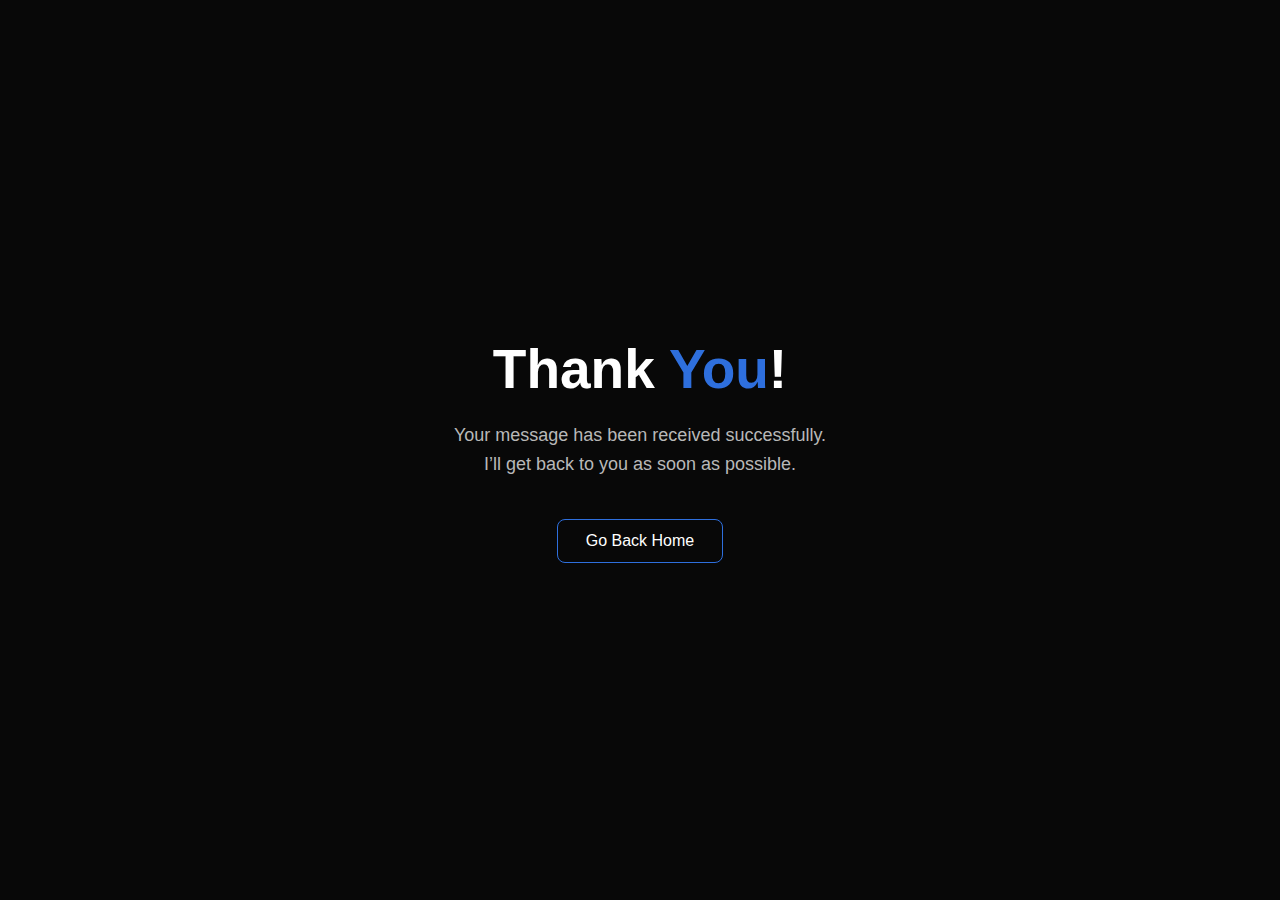
<file: templates/thankyou.html>
<!DOCTYPE html>
<html lang="en">
<head>
    <meta charset="UTF-8">
    <meta name="viewport" content="width=device-width, initial-scale=1.0">
  
    <title>Thank You</title>

    <style>
        * {
            margin: 0;
            padding: 0;
            box-sizing: border-box;
            font-family: 'Poppins', sans-serif;
        }

        body {
            background-color: #080808;
            color: white;
            height: 100vh;
            display: flex;
            align-items: center;
            justify-content: center;
            text-align: center;
            padding: 20px;
        }

        .container {
            max-width: 700px;
        }

        h1 {
            font-size: 55px;
            font-weight: 700;
        }

        h1 span {
            color: #2e6fdd; 
        }

        p {
            margin-top: 20px;
            font-size: 18px;
            color: #b8b8b8;
            line-height: 1.6;
        }

        a.btn {
            display: inline-block;
            margin-top: 40px;
            padding: 12px 28px;
            border: 1px solid #2e6fdd;
            color: white;
            border-radius: 8px;
            text-decoration: none;
            transition: 0.3s ease;
        }

        a.btn:hover {
            background-color: #2e6fdd;
            color: white;
        }
    </style>
</head>
<body>

    <div class="container">
        <h1>Thank <span>You</span>!</h1>
        <p>Your message has been received successfully.<br>
           I’ll get back to you as soon as possible.</p>

        <a href="{{ url_for('home') }}" class="btn">Go Back Home</a>
    </div>

</body>
</html>
</file>
<file: css/style.css>
@import url('https://fonts.googleapis.com/css2?family=JetBrains+Mono:wght@400;500;700&family=Space+Grotesk:wght@300;400;500;600;700&display=swap');

:root {
    --bg-primary: #0a0a0f;
    --bg-secondary: #12121a;
    --bg-tertiary: #1a1a25;
    --accent: #00d4ff;
    --accent-secondary: #7b2cbf;
    --text-primary: #ffffff;
    --text-secondary: #a0a0b0;
    --text-muted: #606070;
    --gradient-1: linear-gradient(135deg, #00d4ff, #7b2cbf);
    --gradient-2: linear-gradient(135deg, #7b2cbf, #00d4ff);
    --glow: 0 0 20px rgba(0, 212, 255, 0.3);
    --glow-purple: 0 0 20px rgba(123, 44, 191, 0.3);
    --font-mono: 'JetBrains Mono', monospace;
    --font-sans: 'Space Grotesk', sans-serif;
}

* { margin: 0; padding: 0; box-sizing: border-box; }
html { scroll-behavior: smooth; }
body {
    font-family: var(--font-sans);
    background: var(--bg-primary);
    color: var(--text-primary);
    line-height: 1.6;
    overflow-x: hidden;
}

#neural-canvas {
    position: fixed;
    top: 0; left: 0;
    width: 100%; height: 100%;
    z-index: 0;
    opacity: 0.15;
    pointer-events: none;
}

.navbar {
    position: fixed;
    top: 0; left: 0;
    width: 100%;
    display: flex;
    justify-content: space-between;
    align-items: center;
    padding: 1.5rem 5%;
    background: rgba(10, 10, 15, 0.8);
    backdrop-filter: blur(20px);
    z-index: 1000;
    border-bottom: 1px solid rgba(0, 212, 255, 0.1);
}

.nav-logo {
    font-family: var(--font-mono);
    font-size: 1.5rem;
    font-weight: 700;
}
.nav-logo a { color: var(--text-primary); text-decoration: none; }
.nav-logo .accent { color: var(--accent); }

.nav-links {
    display: flex;
    list-style: none;
    gap: 2rem;
}
.nav-links a {
    color: var(--text-secondary);
    text-decoration: none;
    font-size: 0.9rem;
    font-weight: 500;
    transition: all 0.3s ease;
    position: relative;
}
.nav-links a::after {
    content: '';
    position: absolute;
    bottom: -5px; left: 0;
    width: 0; height: 2px;
    background: var(--accent);
    transition: width 0.3s ease;
}
.nav-links a:hover { color: var(--accent); }
.nav-links a:hover::after { width: 100%; }

.menu-toggle {
    display: none;
    flex-direction: column;
    gap: 5px;
    cursor: pointer;
}
.menu-toggle span {
    width: 25px; height: 2px;
    background: var(--text-primary);
    transition: all 0.3s ease;
}

.hero {
    min-height: 100vh;
    display: flex;
    align-items: center;
    justify-content: center;
    position: relative;
    padding: 0 5%;
    overflow: hidden;
}
.hero::before {
    content: '';
    position: absolute;
    top: 50%; left: 50%;
    transform: translate(-50%, -50%);
    width: 600px; height: 600px;
    background: radial-gradient(circle, rgba(0, 212, 255, 0.1) 0%, transparent 70%);
    filter: blur(60px);
}
.hero-content { text-align: center; z-index: 1; max-width: 800px; }

.glitch {
    font-size: clamp(2.5rem, 8vw, 5rem);
    font-weight: 700;
    position: relative;
    animation: glitch 3s infinite;
}
@keyframes glitch {
    0%, 90%, 100% { text-shadow: none; }
    92% { text-shadow: -2px 0 var(--accent), 2px 0 var(--accent-secondary); }
    94% { text-shadow: 2px 0 var(--accent), -2px 0 var(--accent-secondary); }
    96% { text-shadow: -1px 0 var(--accent), 1px 0 var(--accent-secondary); }
}

.typing-text {
    font-size: 1.25rem;
    color: var(--text-secondary);
    margin-bottom: 2rem;
}
.typing-text .highlight {
    color: var(--accent);
    font-weight: 600;
}

.hero-buttons {
    display: flex;
    gap: 1rem;
    justify-content: center;
    flex-wrap: wrap;
}

.btn {
    padding: 0.875rem 2rem;
    border-radius: 8px;
    font-size: 1rem;
    font-weight: 600;
    text-decoration: none;
    transition: all 0.3s ease;
    cursor: pointer;
    border: none;
}
.btn-primary {
    background: var(--gradient-1);
    color: var(--text-primary);
    box-shadow: var(--glow);
}
.btn-primary:hover {
    transform: translateY(-3px);
    box-shadow: 0 0 30px rgba(0, 212, 255, 0.5);
}
.btn-outline {
    background: transparent;
    color: var(--accent);
    border: 2px solid var(--accent);
}
.btn-outline:hover {
    background: rgba(0, 212, 255, 0.1);
    transform: translateY(-3px);
}

.scroll-indicator {
    position: absolute;
    bottom: 2rem;
    left: 50%;
    transform: translateX(-50%);
    display: flex;
    flex-direction: column;
    gap: 8px;
    animation: bounce 2s infinite;
}
.scroll-indicator span {
    width: 20px; height: 20px;
    border-right: 2px solid var(--accent);
    border-bottom: 2px solid var(--accent);
    transform: rotate(45deg);
}
.scroll-indicator span:last-child { opacity: 0.5; }
@keyframes bounce {
    0%, 100% { transform: translateX(-50%) translateY(0); }
    50% { transform: translateX(-50%) translateY(10px); }
}

.section {
    padding: 6rem 5%;
    position: relative;
    z-index: 1;
}
.dark-section { background: var(--bg-secondary); }
.container { max-width: 1200px; margin: 0 auto; }

.section-title {
    font-size: clamp(2rem, 5vw, 3rem);
    font-weight: 700;
    margin-bottom: 3rem;
    display: flex;
    align-items: center;
    gap: 1rem;
}
.section-title .accent {
    color: var(--accent);
    font-family: var(--font-mono);
}

.about-grid {
    display: grid;
    grid-template-columns: 1fr 2fr;
    gap: 4rem;
    align-items: center;
}
.about-image { position: relative; }
.image-frame {
    position: relative;
    width: 100%;
    max-width: 350px;
    aspect-ratio: 1;
    border: 2px solid var(--accent);
    border-radius: 20px;
    overflow: hidden;
    display: flex;
    align-items: center;
    justify-content: center;
}
.matrix-overlay {
    position: absolute;
    top: 0; left: 0;
    width: 100%; height: 100%;
    background: repeating-linear-gradient(0deg, transparent, transparent 2px, rgba(0, 212, 255, 0.03) 2px, rgba(0, 212, 255, 0.03) 4px);
    animation: matrix-scroll 20s linear infinite;
}
@keyframes matrix-scroll {
    0% { transform: translateY(0); }
    100% { transform: translateY(100%); }
}
.placeholder-avatar {
    font-size: 8rem;
    color: var(--accent);
    opacity: 0.3;
}

.about-content p {
    color: var(--text-secondary);
    margin-bottom: 1.5rem;
}
.about-content strong { color: var(--accent); }

.tabs {
    display: flex;
    gap: 1rem;
    margin: 2rem 0;
    border-bottom: 1px solid var(--text-muted);
}
.tab-btn {
    background: none;
    border: none;
    color: var(--text-muted);
    font-size: 1rem;
    font-weight: 600;
    padding: 0.75rem 1rem;
    cursor: pointer;
    position: relative;
    transition: color 0.3s ease;
}
.tab-btn::after {
    content: '';
    position: absolute;
    bottom: -1px; left: 0;
    width: 0; height: 2px;
    background: var(--accent);
    transition: width 0.3s ease;
}
.tab-btn.active,
.tab-btn:hover { color: var(--accent); }
.tab-btn.active::after { width: 100%; }

.tab-content { display: none; }
.tab-content.active { display: block; animation: fadeIn 0.3s ease; }
.tab-content ul { list-style: none; }
.tab-content li {
    padding: 0.75rem 0;
    border-bottom: 1px solid rgba(255, 255, 255, 0.05);
    color: var(--text-secondary);
}
.tab-content li span {
    color: var(--accent);
    font-weight: 600;
    margin-right: 0.5rem;
}
@keyframes fadeIn {
    from { opacity: 0; transform: translateY(10px); }
    to { opacity: 1; transform: translateY(0); }
}

.skills-grid {
    display: grid;
    grid-template-columns: repeat(auto-fit, minmax(250px, 1fr));
    gap: 2rem;
}
.skill-card {
    background: var(--bg-tertiary);
    padding: 2rem;
    border-radius: 16px;
    border: 1px solid rgba(0, 212, 255, 0.1);
    transition: all 0.3s ease;
}
.skill-card:hover {
    transform: translateY(-5px);
    border-color: var(--accent);
    box-shadow: var(--glow);
}
.skill-icon {
    width: 60px; height: 60px;
    display: flex;
    align-items: center;
    justify-content: center;
    background: var(--bg-secondary);
    border-radius: 12px;
    margin-bottom: 1.5rem;
    font-size: 1.5rem;
    color: var(--accent);
}
.skill-card h3 {
    font-size: 1.25rem;
    margin-bottom: 0.5rem;
}
.skill-card p {
    color: var(--text-muted);
    font-size: 0.9rem;
    margin-bottom: 1rem;
}
.skill-bar {
    width: 100%; height: 4px;
    background: var(--bg-secondary);
    border-radius: 2px;
    overflow: hidden;
}
.skill-progress {
    height: 100%;
    background: var(--gradient-1);
    border-radius: 2px;
    animation: progress-grow 1.5s ease-out forwards;
}
@keyframes progress-grow { from { width: 0; } }

.projects-grid {
    display: grid;
    grid-template-columns: repeat(auto-fit, minmax(320px, 1fr));
    gap: 2rem;
}
.project-card {
    background: var(--bg-tertiary);
    border-radius: 20px;
    overflow: hidden;
    border: 1px solid rgba(0, 212, 255, 0.1);
    transition: all 0.3s ease;
}
.project-card:hover {
    transform: translateY(-5px);
    border-color: var(--accent);
}
.project-card.coming {
    display: flex;
    flex-direction: column;
    align-items: center;
    justify-content: center;
    min-height: 300px;
}
.project-card.coming .project-visual { font-size: 4rem; color: var(--text-muted); }

.project-visual {
    height: 200px;
    position: relative;
    overflow: hidden;
    display: flex;
    align-items: center;
    justify-content: center;
}
.neural-dots {
    position: absolute;
    width: 100%; height: 100%;
    background-image: radial-gradient(circle, var(--accent) 1px, transparent 1px);
    background-size: 20px 20px;
    opacity: 0.3;
    animation: neural-pulse 3s ease-in-out infinite;
}
@keyframes neural-pulse {
    0%, 100% { opacity: 0.3; }
    50% { opacity: 0.6; }
}

.project-info { padding: 1.5rem; }
.project-info h3 {
    font-size: 1.25rem;
    margin-bottom: 0.75rem;
}
.project-info p {
    color: var(--text-secondary);
    font-size: 0.9rem;
    margin-bottom: 1rem;
}
.project-tags {
    display: flex;
    gap: 0.5rem;
    flex-wrap: wrap;
    margin-bottom: 1rem;
}
.project-tags span {
    padding: 0.25rem 0.75rem;
    background: var(--bg-secondary);
    border-radius: 20px;
    font-size: 0.75rem;
    font-family: var(--font-mono);
    color: var(--accent);
}
.project-link {
    display: inline-flex;
    align-items: center;
    gap: 0.5rem;
    color: var(--accent);
    text-decoration: none;
    font-weight: 600;
    transition: all 0.3s ease;
}
.project-link:hover { gap: 0.75rem; }

.contact-grid {
    display: grid;
    grid-template-columns: 1fr 1.5fr;
    gap: 4rem;
}
.contact-item {
    display: flex;
    align-items: center;
    gap: 1rem;
    margin-bottom: 2rem;
}
.contact-item i {
    width: 50px; height: 50px;
    display: flex;
    align-items: center;
    justify-content: center;
    background: var(--bg-tertiary);
    border-radius: 12px;
    color: var(--accent);
    font-size: 1.25rem;
}
.contact-item h4 { font-size: 1rem; margin-bottom: 0.25rem; }
.contact-item p {
    color: var(--text-secondary);
    font-family: var(--font-mono);
    font-size: 0.9rem;
}

.social-links {
    display: flex;
    gap: 1rem;
    margin-top: 2rem;
}
.social-links a {
    width: 45px; height: 45px;
    display: flex;
    align-items: center;
    justify-content: center;
    background: var(--bg-tertiary);
    border-radius: 12px;
    color: var(--text-primary);
    font-size: 1.25rem;
    text-decoration: none;
    transition: all 0.3s ease;
}
.social-links a:hover {
    background: var(--accent);
    color: var(--bg-primary);
    transform: translateY(-3px);
}

.contact-form {
    background: var(--bg-tertiary);
    padding: 2rem;
    border-radius: 20px;
    border: 1px solid rgba(0, 212, 255, 0.1);
}
.form-group { position: relative; margin-bottom: 1.5rem; }
.form-group input,
.form-group textarea {
    width: 100%;
    padding: 1rem;
    background: var(--bg-secondary);
    border: 1px solid transparent;
    border-radius: 8px;
    color: var(--text-primary);
    font-size: 1rem;
    font-family: var(--font-sans);
    transition: all 0.3s ease;
}
.form-group textarea { min-height: 120px; resize: vertical; }
.form-group label {
    position: absolute;
    left: 1rem;
    top: 50%;
    transform: translateY(-50%);
    color: var(--text-muted);
    pointer-events: none;
    transition: all 0.3s ease;
}
.form-group textarea + label { top: 1rem; transform: none; }
.form-group input:focus,
.form-group textarea:focus { outline: none; border-color: var(--accent); }
.form-group input:focus + label,
.form-group input:not(:placeholder-shown) + label,
.form-group textarea:focus + label,
.form-group textarea:not(:placeholder-shown) + label {
    top: 0;
    transform: translateY(-50%);
    font-size: 0.75rem;
    background: var(--bg-tertiary);
    padding: 0 0.5rem;
    color: var(--accent);
}
.contact-form .btn {
    width: 100%;
    display: flex;
    align-items: center;
    justify-content: center;
    gap: 0.5rem;
}

footer {
    background: var(--bg-secondary);
    padding: 2rem 5%;
    text-align: center;
    border-top: 1px solid rgba(0, 212, 255, 0.1);
}
footer .accent { color: var(--accent); }
.copyright {
    color: var(--text-muted);
    font-size: 0.875rem;
    margin-top: 0.5rem;
}

@media (max-width: 968px) {
    .about-grid { grid-template-columns: 1fr; gap: 2rem; }
    .about-image { order: -1; display: flex; justify-content: center; }
    .image-frame { max-width: 250px; }
    .contact-grid { grid-template-columns: 1fr; gap: 3rem; }
}
@media (max-width: 768px) {
    .navbar { padding: 1rem 5%; }
    .nav-links {
        position: fixed;
        top: 0;
        right: -100%;
        width: 70%;
        height: 100vh;
        background: var(--bg-secondary);
        flex-direction: column;
        justify-content: center;
        align-items: center;
        gap: 2rem;
        transition: right 0.3s ease;
        border-left: 1px solid rgba(0, 212, 255, 0.1);
    }
    .nav-links.active { right: 0; }
    .menu-toggle { display: flex; z-index: 1001; }
    .menu-toggle.active span:nth-child(1) { transform: rotate(45deg) translate(5px, 5px); }
    .menu-toggle.active span:nth-child(2) { opacity: 0; }
    .menu-toggle.active span:nth-child(3) { transform: rotate(-45deg) translate(5px, -5px); }
    .section { padding: 4rem 5%; }
    .skills-grid { grid-template-columns: 1fr; }
    .projects-grid { grid-template-columns: 1fr; }
    .tabs { flex-wrap: wrap; }
}
</file>
<file: Portfolio/Static/CSS/style.css>
*{
    margin: 0;
    padding: 0;
    box-sizing: border-box;
    font-family: sans-serif;
}

body {
    background-color: #080808;
    color: #ffffff;
}

#header{
    width: 100%;
    height: 100vh;
    /* background-image: url(../Images/bg_image.jpg); */
    background-size: cover;
    background-position: center;
}

.logo{
    
    width: 200px;
    height: 60px;
    
    
}


.container nav ul li a{
    color: white; 
}

.container{
    padding: 20px 5%;
    
}


nav{
    display: flex;
    justify-content: space-between;
    align-items: center;
    flex-wrap: wrap;
}


nav ul li{
    display: inline-block;
    margin: 20px 25px;
    list-style: none;

}

nav ul li a{
    text-decoration: none;
    font-size: 18px;
    position: relative;
}

nav ul li a::after{
    content: '';
    width: 0px;
    height: 1px;
    background: #f38424;
    position: absolute;
    left: 0;
    bottom: -6px;
    transition: 0.6s;

}
nav ul li a:hover::after{
    width: 100%;
}


.header_text{
    font-size: 30px;
    margin-top: 20%;  
}

.header_text span{
    color: #ee4d13;
}

.header_text p{
    font-size: 20px;
}
.header_text h1{
    font-size: 60px;
    margin-top: 20%;
}

/* <------------About-------------> */

#about{
    padding: 80px 0px;
    color: #ababab;
}

.container2{
    display: flex;
    justify-content: space-between;
    align-items: center;
    flex-wrap: wrap;

}

.row{
    display: flex;
    justify-content: space-between;
    flex-wrap: wrap;
    
}
.col-1{
    margin: 0px 100px;
}

.col-1 img{
    border-radius: 20px;
}

.col-2{
    width: 50%;
    margin-right: 30px;
}

.col-2 h1{
    font-size: 60px;
}

.about-skills{
    display: flex;
    margin: 40px 0 40px;
}

.links{
    margin-right: 50px;
    font-size: 18px;
    font-weight: 600;
    position: relative;
    cursor: pointer;
}

.skill1::after{
    content: '';
    width: 0%;
    height: 3px;
    background-color: #ee4d13;
    position: absolute;
    left: 0;
    bottom: -6px;
    transition: 0.4s;
    
}


.skill1:hover::after{
    width: 100%;
    cursor: pointer;

}

.contents ul li{
    margin: 15px 0px;
    
}

.contents ul li span{
    color: #ee4d13;
}

.contents{
    display: none;
}

.contents.skill{
    display: block;
}
</file>
